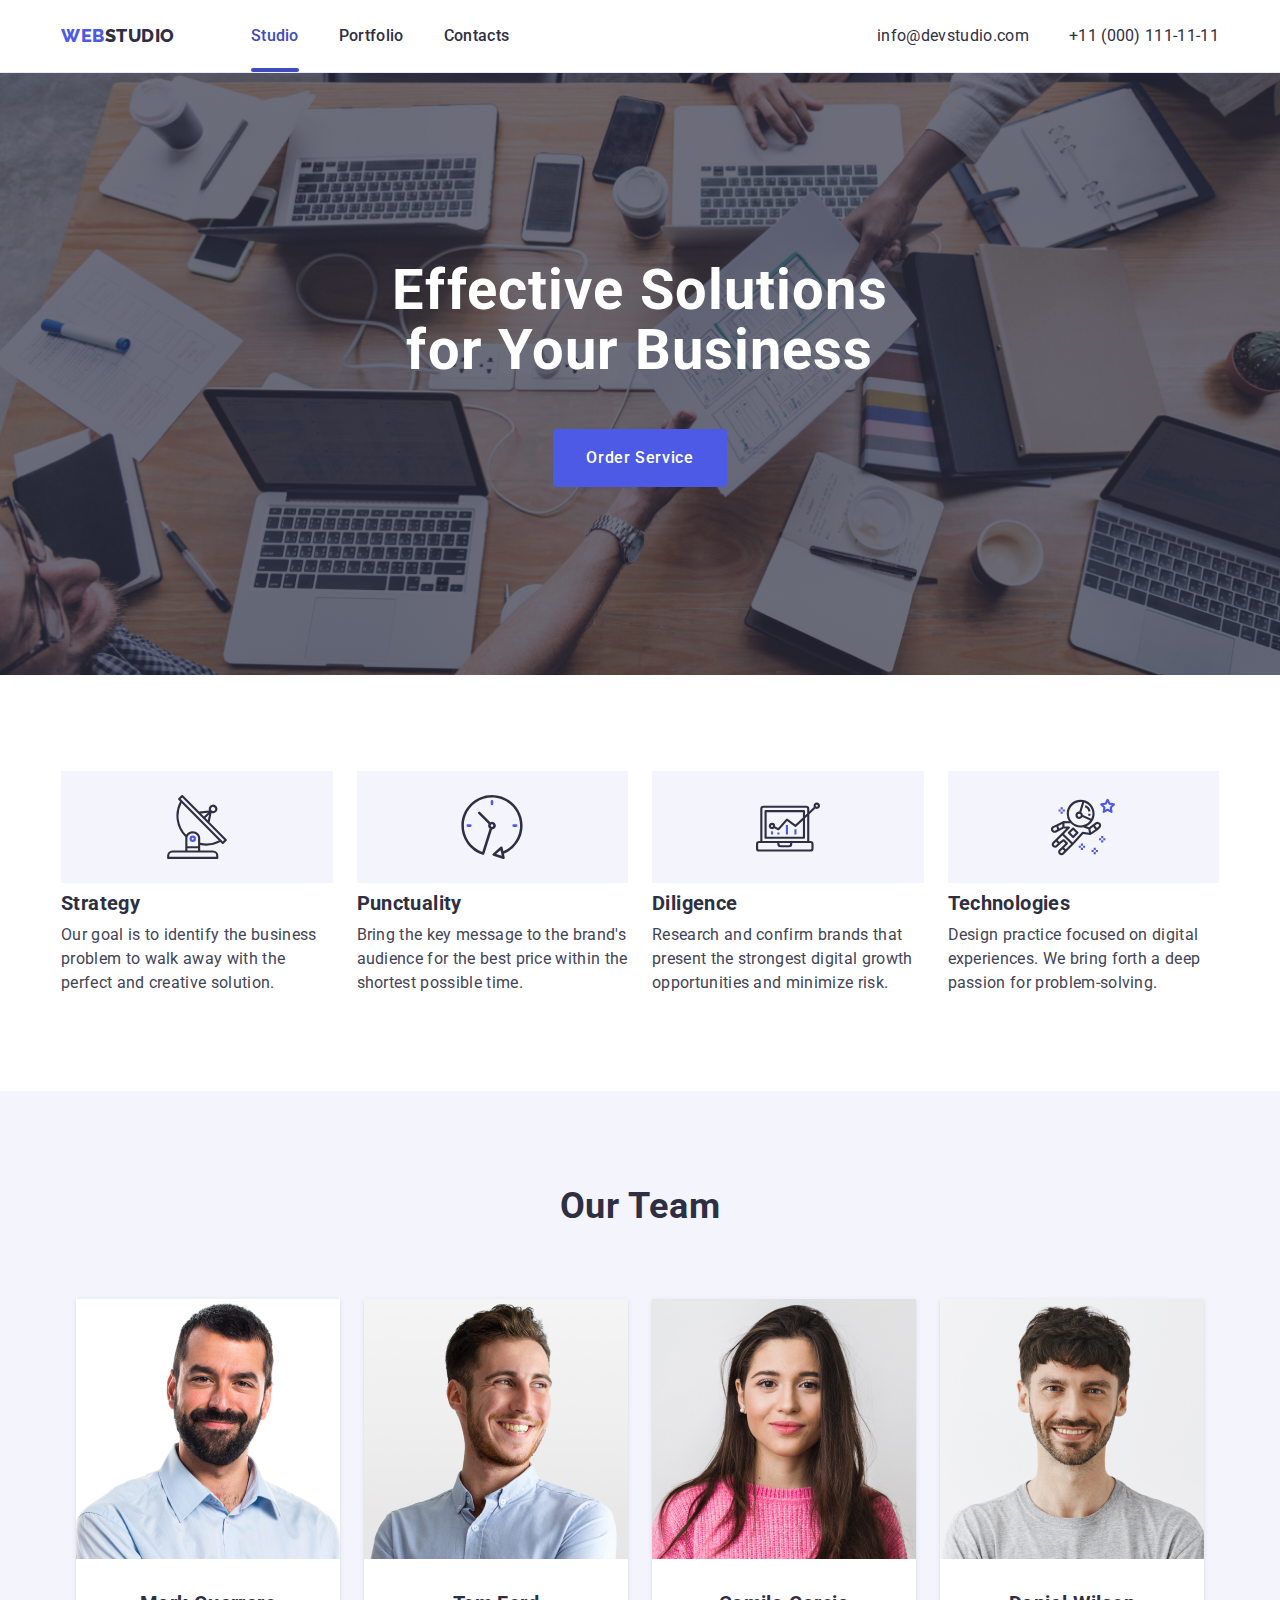
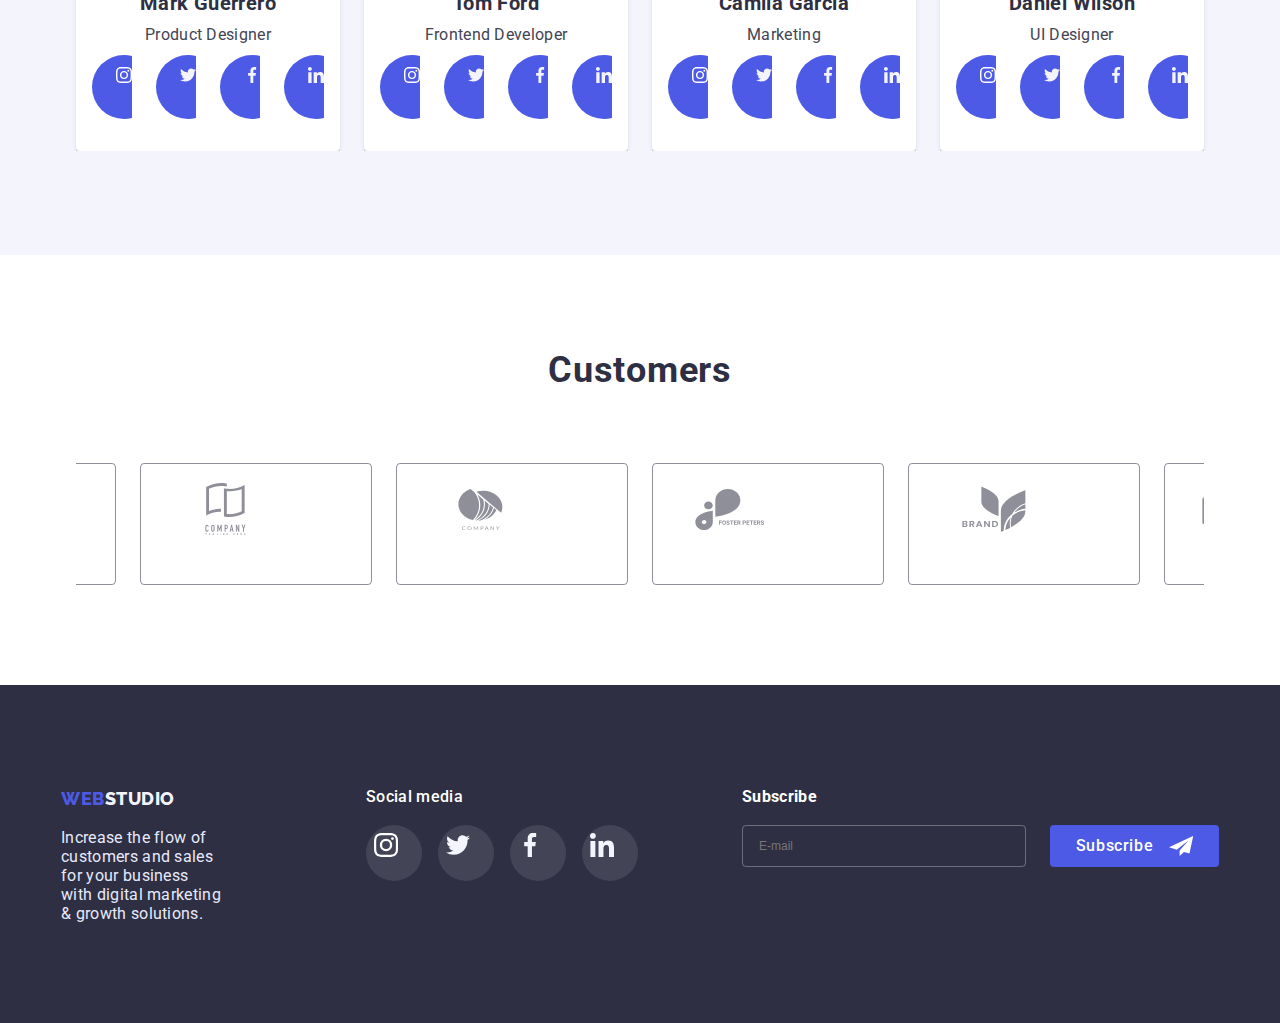
<file: index.html>
<!DOCTYPE html>
<html lang="en">
<head>
    <meta charset="UTF-8">
    <meta http-equiv="X-UA-Compatible" content="IE=edge">
    <meta name="viewport" content="width=device-width, initial-scale=1.0">
    <title>WebStudio</title>
    <link rel="preconnect" href="https://fonts.googleapis.com">
    <link rel="preconnect" href="https://fonts.gstatic.com" crossorigin>
    <link href="https://fonts.googleapis.com/css2?family=Raleway:wght@700&family=Roboto:wght@400;500;700;900&display=swap" rel="stylesheet">
    <link rel="stylesheet" href="https://cdnjs.cloudflare.com/ajax/libs/modern-normalize/1.1.0/modern-normalize.min.css"
        integrity="sha512-wpPYUAdjBVSE4KJnH1VR1HeZfpl1ub8YT/NKx4PuQ5NmX2tKuGu6U/JRp5y+Y8XG2tV+wKQpNHVUX03MfMFn9Q=="
        crossorigin="anonymous" referrerpolicy="no-referrer" />
    <link rel="stylesheet" href="./css/styless.css">
</head>
<body>
    <header class="header">
        <div class="container header-navigation">
            <nav class="main-nav">                
                <a href="./index.html" class="logo link"><span class="logo-part">Web</span>Studio</a>           
                <button type="button" class="menu-toggle js-open-menu" aria-expanded="false" aria-controls="mobile-menu">
                    <svg class="mobile-icon" aria-label="mobile menu switcher">
                        <use href="./images/icons.svg#icon-menu-hamburger" class="icon-menu"></use>
                    </svg>
                </button>
                <ul class="site-nav list">
                    <li class="item"><a href="./index.html" class="link active-link">Studio</a></li>
                    <li class="item"><a href="./portfolio.html" class="link">Portfolio</a></li>
                    <li class="item"><a href="" class="link">Contacts</a></li>
                </ul>
            </nav>
            <address  class="address-nav">
                <ul class="auth-nav list">
                    <li class="item"><a href="mailto:info@devstudio.com" class="contacts link">info@devstudio.com</a></li>
                    <li class="item"><a href="tel:+110001111111" class="contacts link">+11 (000) 111-11-11</a></li>
                </ul>
            </address>
        </div>
    </header>
    <main>
        <section class="hero">
           <h1 class="hero-title">Effective Solutions for Your Business</h1> 
           <button type="button" class="button" data-modal-open>Order Service</button>
        </section>       
        <section class="section values">
            <div class="container">
                <h2 hidden class="section-title">values</h2>
                <ul class="advantages-list list">
                    <li class="item">
                        <div class="thumb">
                            <svg class="advantage-icon">
                                <use href="./images/icons.svg#icon-antenna"></use>
                            </svg>
                        </div>
                        <h3 class="title">Strategy</h3>
                        <p class="text">Our goal is to identify the business problem to walk away with the perfect and creative
                            solution.</p>
                    </li>                
                    <li class="item">
                        <div class="thumb">
                            <svg class="advantage-icon">
                                <use href="./images/icons.svg#icon-clock"></use>
                            </svg>
                        </div>
                        <h3 class="title">Punctuality</h3>
                        <p class="text">Bring the key message to the brand's audience for the best price within the shortest possible
                            time.</p>
                    </li>                
                    <li class="item">
                        <div class="thumb">
                            <svg class="advantage-icon">
                                <use href="./images/icons.svg#icon-diagram"></use>
                            </svg>
                        </div>
                        <h3 class="title">Diligence</h3>
                        <p class="text">Research and confirm brands that present the strongest digital growth opportunities and minimize
                            risk.</p>
                    </li>                
                    <li class="item">
                        <div class="thumb">
                            <svg class="advantage-icon">
                                <use href="./images/icons.svg#icon-astronaut"></use>
                            </svg>
                        </div>
                        <h3 class="title">Technologies</h3>
                        <p class="text">Design practice focused on digital experiences. We bring forth a deep passion for
                            problem-solving.</p>
                    </li>                
                </ul>
            </div>
        </section>
        <section class="section services">
            <div class="container">
                <h2 class="section-title">What are we doing</h2>
                <ul class="service-list list">
                    <li class="item">
                        <img srcset="./images/img1.jpg 1x, ./images/img1@2x.jpg 2x" src="./images/img1.jpg" alt="desktop app image" width="360">
                    </li>
                    <li class="item">
                        <img srcset="./images/img2.jpg 1x, ./images/img2@2x.jpg 2x" src="./images/img2.jpg" alt="mobile app image" width="360">
                    </li>
                    <li class="item">
                        <img srcset="./images/img3.jpg 1x, ./images/img3@2x.jpg 2x" src="./images/img3.jpg" alt="lptop and mobile app" width="360">
                    </li>
                </ul>
            </div>
        </section>
        <section class="section team">
            <div class="container">
                <h2 class="section-title">Our Team</h2>
                <ul class="list team-list">
                    <li class="team-item item">
                        <img srcset="./images/img4.jpg 1x, ./images/img4@2x.jpg 2x" src="./images/img4.jpg" alt="teammember" width="264" class="teammember">
                        <div class="team-info">
                            <h3 class="title">Mark Guerrero</h3>
                            <p class="text">Product Designer</p>
                            <ul class="list soc-med-list">
                                <li class="item">
                                    <a href="" class="soc-med-link">
                                        <svg class="soc-med-icon">
                                            <use href="./images/icons.svg#icon-instagram"></use>
                                        </svg>
                                    </a>
                                </li>
                                <li class="item">
                                    <a href="" class="soc-med-link">
                                        <svg class="soc-med-icon">
                                            <use href="./images/icons.svg#icon-twitter"></use>
                                        </svg>
                                    </a>
                                </li>
                                <li class="item">
                                    <a href="" class="soc-med-link">
                                        <svg class="soc-med-icon">
                                            <use href="./images/icons.svg#icon-facebook"></use>
                                        </svg>
                                    </a>
                                </li>
                                <li class="item">
                                    <a href="" class="soc-med-link">
                                        <svg class="soc-med-icon">
                                            <use href="./images/icons.svg#icon-linkedin"></use>
                                        </svg>
                                    </a>
                                </li>
                           </ul>
                        </div>
                    </li>
                    <li class="team-item item">
                        <img srcset="./images/img5.jpg 1x, ./images/img5@2x.jpg 2x" src="./images/img5.jpg" alt="teammember" width="264" class="teammember">
                        <div class="team-info">
                            <h3 class="title">Tom Ford</h3>
                            <p class="text">Frontend Developer</p>
                            <ul class="list soc-med-list">
                                <li class="item">
                                    <a href="" class="soc-med-link">
                                        <svg class="soc-med-icon">
                                            <use href="./images/icons.svg#icon-instagram"></use>
                                        </svg>
                                    </a>
                                </li>
                                <li class="item">
                                    <a href="" class="soc-med-link">
                                        <svg class="soc-med-icon">
                                            <use href="./images/icons.svg#icon-twitter"></use>
                                        </svg>
                                    </a>
                                </li>
                                <li class="item">
                                    <a href="" class="soc-med-link">
                                        <svg class="soc-med-icon">
                                            <use href="./images/icons.svg#icon-facebook"></use>
                                        </svg>
                                    </a>
                                </li>
                                <li class="item">
                                    <a href="" class="soc-med-link">
                                        <svg class="soc-med-icon">
                                            <use href="./images/icons.svg#icon-linkedin"></use>
                                        </svg>
                                    </a>
                                </li>
                            </ul>
                        </div>
                    </li>
                    <li class="team-item item">
                        <img srcset="./images/img6.jpg 1x, ./images/img6@2x.jpg 2x" src="./images/img6.jpg" alt="teammember" width="264" class="teammember">
                        <div class="team-info">
                            <h3 class="title">Camila Garcia</h3>
                            <p class="text">Marketing</p>
                            <ul class="list soc-med-list">
                                <li class="item">
                                    <a href="" class="soc-med-link">
                                        <svg class="soc-med-icon">
                                            <use href="./images/icons.svg#icon-instagram"></use>
                                        </svg>
                                    </a>
                                </li>
                                <li class="item">
                                    <a href="" class="soc-med-link">
                                        <svg class="soc-med-icon">
                                            <use href="./images/icons.svg#icon-twitter"></use>
                                        </svg>
                                    </a>
                                </li>
                                <li class="item">
                                    <a href="" class="soc-med-link">
                                        <svg class="soc-med-icon">
                                            <use href="./images/icons.svg#icon-facebook"></use>
                                        </svg>
                                    </a>
                                </li>
                                <li class="item">
                                    <a href="" class="soc-med-link">
                                        <svg class="soc-med-icon">
                                            <use href="./images/icons.svg#icon-linkedin"></use>
                                        </svg>
                                    </a>
                                </li>
                            </ul>
                        </div>
                    </li>
                    <li class="team-item item">
                        <img srcset="./images/img7.jpg 1x, ./images/img7@2x.jpg 2x" src="./images/img7.jpg" alt="teammember" width="264" class="teammember">
                        <div class="team-info">
                            <h3 class="title">Daniel Wilson</h3>
                            <p class="text">UI Designer</p>
                            <ul class="list soc-med-list">
                                <li class="item">
                                    <a href="" class="soc-med-link">
                                        <svg class="soc-med-icon">
                                            <use href="./images/icons.svg#icon-instagram"></use>
                                        </svg>
                                    </a>
                                </li>
                                <li class="item">
                                    <a href="" class="soc-med-link">
                                        <svg class="soc-med-icon">
                                            <use href="./images/icons.svg#icon-twitter"></use>
                                        </svg>
                                    </a>
                                </li>
                                <li class="item">
                                    <a href="" class="soc-med-link">
                                        <svg class="soc-med-icon">
                                            <use href="./images/icons.svg#icon-facebook"></use>
                                        </svg>
                                    </a>
                                </li>
                                <li class="item">
                                    <a href="" class="soc-med-link">
                                        <svg class="soc-med-icon">
                                            <use href="./images/icons.svg#icon-linkedin"></use>
                                        </svg>
                                    </a>
                                </li>
                            </ul>
                        </div>
                    </li>
                </ul>
            </div>
        </section>
        <section class="section customers">
            <div class="container">
                <h2 class="section-title">Customers</h2>
                <ul class="list customers-list">
                    <li class="customer-item item">
                        <a href="" class="link">
                            <svg class="customer-icon">
                                <use href="./images/icons.svg#icon-logo-client-1"></use>
                            </svg>
                        </a>
                    </li>
                    <li class="customer-item item">
                        <a href="" class="link">
                            <svg class="customer-icon">
                                <use href="./images/icons.svg#icon-logo-client-2"></use>
                            </svg>
                        </a>
                    </li>
                    <li class="customer-item item">
                        <a href="" class="link">
                            <svg class="customer-icon">
                                <use href="./images/icons.svg#icon-logo-client-3"></use>
                            </svg>
                        </a>
                    </li>
                    <li class="customer-item item">
                        <a href="" class="link">
                            <svg class="customer-icon">
                                <use href="./images/icons.svg#icon-logo-client-4"></use>
                            </svg>
                        </a>
                    </li>
                    <li class="customer-item item">
                        <a href="" class="link">
                            <svg class="customer-icon">
                                <use href="./images/icons.svg#icon-logo-client-5"></use>
                            </svg>
                        </a>
                    </li>
                    <li class="customer-item item">
                        <a href="" class="link">
                            <svg class="customer-icon">
                                <use href="./images/icons.svg#icon-logo-client-6"></use>
                            </svg>
                        </a>
                    </li>
                </ul>
            </div>
        </section>
    </main>
    <footer class="footer">
        <div class="container">
            <div class="footer-container">
                <div class="footer-info">
                    <a href="./index.html" class="logo link footer-logo"><span class="logo-part">Web</span>Studio</a>
                    <p class="footer-text">Increase the flow of customers and sales for your business with digital marketing & growth
                        solutions.</p>
                </div>
                <div class="footer-social-media">
                    <h3 class="title">Social media</h3>
                    <ul class="list">
                        <li class="item">
                            <a href="#" class="link social-media-link">
                                <svg class="sc-md-icon">
                                    <use href="./images/icons.svg#icon-instagram"></use>
                                </svg>
                            </a>
                        </li>
                        <li class="item">
                            <a href="#" class="link social-media-link">
                                <svg class="sc-md-icon">
                                    <use href="./images/icons.svg#icon-twitter"></use>
                                </svg>
                            </a>
                        </li>
                        <li class="item">
                            <a href="#" class="link social-media-link">
                                <svg class="sc-md-icon">
                                    <use href="./images/icons.svg#icon-facebook"></use>
                                </svg>
                            </a>
                        </li>
                        <li class="item">
                            <a href="#" class="link social-media-link">
                                <svg class="sc-md-icon">
                                    <use href="./images/icons.svg#icon-linkedin"></use>
                                </svg>
                            </a>
                        </li>
                    </ul>                
                </div>                
                <form action="#" class="subscribe-form">
                    <h3 class="title footer-form-title">Subscribe</h3>
                    <div class="subscribe-field">
                        <label for="email" class="subscribe-field">
                            <input type="email" name="email" id="email" placeholder="E-mail" class="mail-input">
                        </label>
                        <button type="submit" class=" button subscribe-button">
                            Subscribe
                            <svg class="subscribe-icon">
                                <use href="./images/icons.svg#icon-subscribe"></use>
                            </svg>                        
                        </button>
                    </div>                    
                </form>
            </div>    
        </div>        
    </footer>
    <div class="backdrop is-hidden" data-modal>
        <div class="modal">
                <button type="button" class="close-button" data-modal-close>
                    <svg class="close-icon">
                        <use href="./images/icons.svg#icon-close-black"></use>
                    </svg>
                </button>
                <form action="#" class="modal-form" autocomplete="off">
                    <p class="form-description">Leave your contacts and we will call you back</p>
                        <label class="modal-label">Name
                            <input type="text" name="name" class="form-input" required>
                             <svg class="input-icon">
                                 <use href="./images/icons.svg#icon-person"></use>
                            </svg>
                        </label>
                        <label class="modal-label">Phone
                            <input type="number" name="phone" class="form-input" placeholder=" " required>
                             <svg class="input-icon">
                                 <use href="./images/icons.svg#icon-phone"></use>
                            </svg>
                        </label>
                        <label class="modal-label">Email
                            <input type="email" name="mail" class="form-input" required>
                             <svg class="input-icon">
                                <use href="./images/icons.svg#icon-email"></use>
                            </svg>
                        </label>
                        <label class="modal-label textarea-label ">Comment
                            <textarea  name="comment" class="form-input textarea" placeholder="Text Input" rows="7"></textarea>
                        </label>
                    <label class="modal-checkbox">
                        <input type="checkbox" name="checkbox" class="checkbox">
                            <svg class="click-icon">
                                <use href="./images/icons.svg#icon-click"></use>
                            </svg>
                            I accept the terms and conditions of the <a href="#">Privacy Policy</a>                       
                    </label>
                    <div class="form-button">
                        <button type="submit" class="button">Send</button>
                    </div>                
                </form>
        </div>
    </div>
    <div class="menu-container js-menu-container" id="mobile-menu">
        <button class="menu-toggle js-close-menu">
            <svg class="mobile-icon-close">
                <use href="./images/icons.svg#icon-close-black"></use>
            </svg>            
        </button>
        <div class="mobile-nav">
            <ul class="mobile-menu list">
                <li class="item"><a href="./index.html" class="link">Studio</a></li>
                <li class="item"><a href="./portfolio.html" class="link">Portfolio</a></li>
                <li class="item"><a href="" class="link">Contacts</a></li>
            </ul>
            <div class="mobile-menu-contacts">
                <ul class="mobile-auth-nav list">
                    <li class="item"><a href="tel:+110001111111" class="tel link">+11 (000) 111-11-11</a></li>
                    <li class="item"><a href="mailto:info@devstudio.com" class="link mail">info@devstudio.com</a></li>                
                </ul>
                <ul class="list soc-med-list">
                    <li class="item">
                        <a href="" class="soc-med-link">
                            <svg class="soc-med-icon">
                                <use href="./images/icons.svg#icon-instagram"></use>
                            </svg>
                        </a>
                    </li>
                    <li class="item">
                        <a href="" class="soc-med-link">
                            <svg class="soc-med-icon">
                                <use href="./images/icons.svg#icon-twitter"></use>
                            </svg>
                        </a>
                    </li>
                    <li class="item">
                        <a href="" class="soc-med-link">
                            <svg class="soc-med-icon">
                                <use href="./images/icons.svg#icon-facebook"></use>
                            </svg>
                        </a>
                    </li>
                    <li class="item">
                        <a href="" class="soc-med-link">
                            <svg class="soc-med-icon">
                                <use href="./images/icons.svg#icon-linkedin"></use>
                            </svg>
                        </a>
                    </li>
                </ul>
            </div>                     
        </div>       
    </div>
    <script src="./js/modal.js"></script>
    <script src="./js/mobile-menu.js"></script>
</body>
</html>
</file>
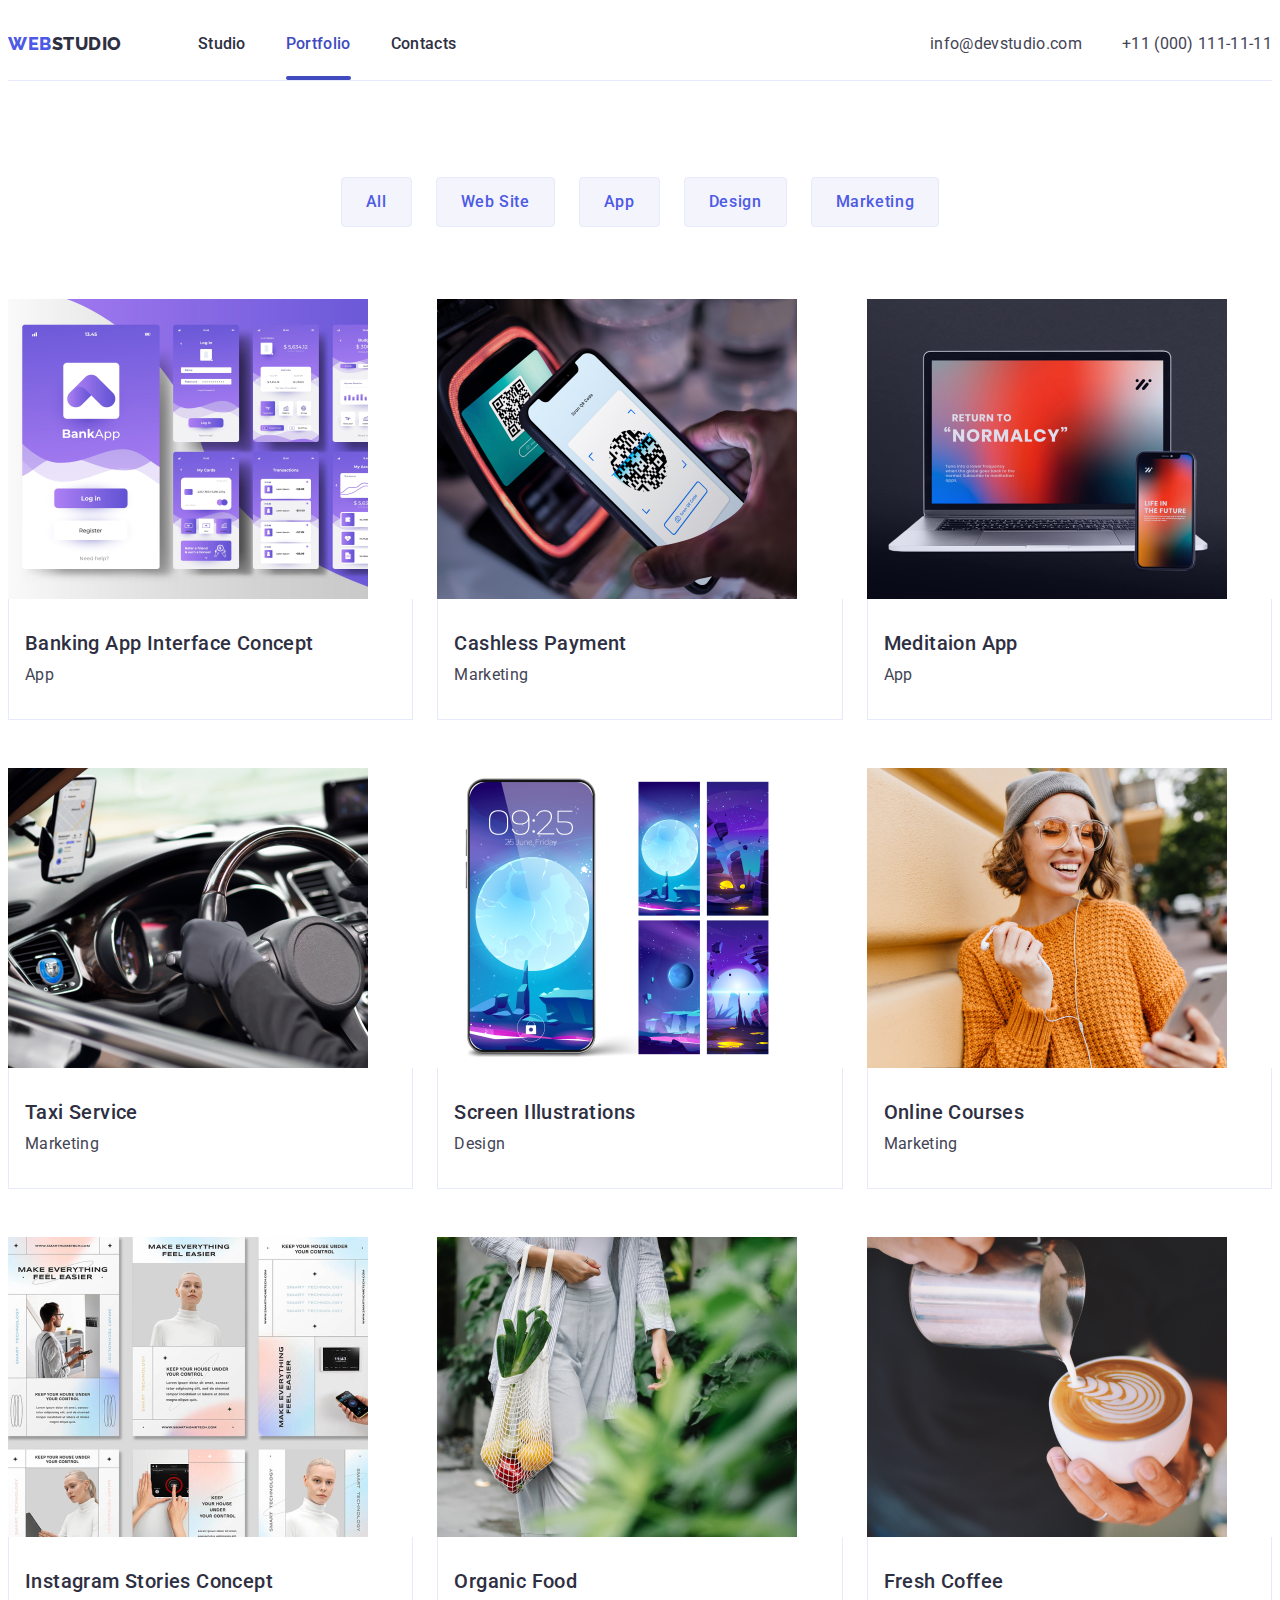
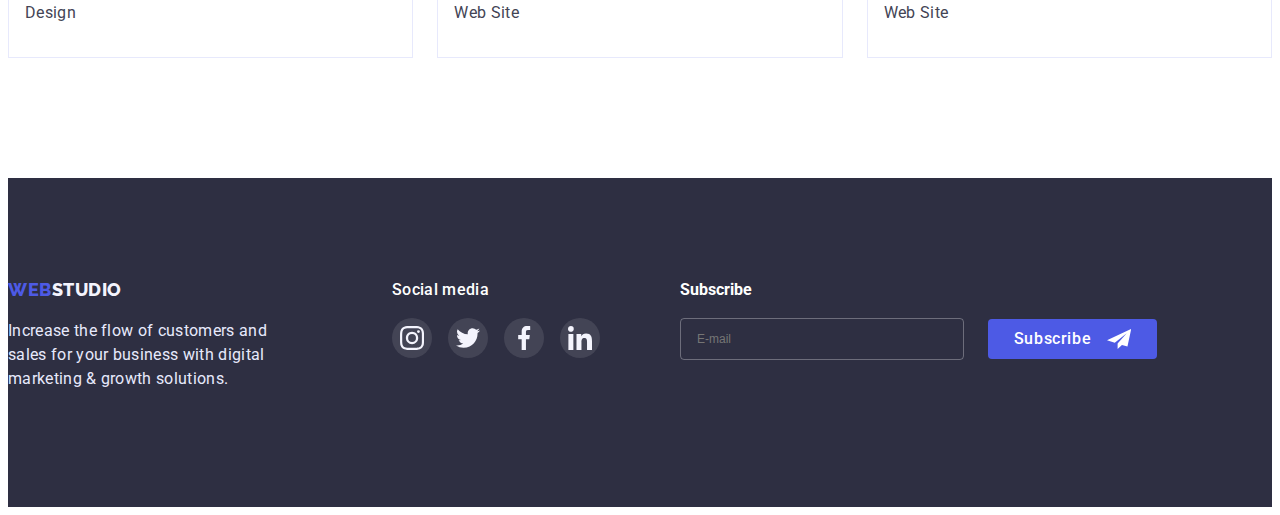
<file: portfolio.html>
<!DOCTYPE html>
<html lang="en">
<head>
    <meta charset="UTF-8">
    <meta http-equiv="X-UA-Compatible" content="IE=edge">
    <meta name="viewport" content="width=device-width, initial-scale=1.0">
    <title>Portfolio</title>
    <link rel="preconnect" href="https://fonts.googleapis.com">
    <link rel="preconnect" href="https://fonts.gstatic.com" crossorigin>
    <link href="https://fonts.googleapis.com/css2?family=Raleway:wght@700&family=Roboto:wght@400;500;700;900&display=swap" rel="stylesheet">
    <link rel="stylesheet" href="https://cdnjs.cloudflare.com/ajax/libs/modern-normalize/1.1.0/modern-normalize.min.css"
        integrity="sha512-wpPYUAdjBVSE4KJnH1VR1HeZfpl1ub8YT/NKx4PuQ5NmX2tKuGu6U/JRp5y+Y8XG2tV+wKQpNHVUX03MfMFn9Q=="
        crossorigin="anonymous" referrerpolicy="no-referrer" />
    <link rel="stylesheet" href="./css/styles.css">
</head>
<body>
    <header class="page-header">
        <div class="conteiner">
            <div class="header-conteiner">
                <nav class="header-nav">
                    <a href="./index.html" class="logo-first">WEB<span class="logo-second">STUDIO</span></a>
                    <ul class="navigation">
                        <li><a href="index.html" class="link">Studio</a></li>
                        <li><a href="portfolio.html" class="link current">Portfolio</a></li>
                        <li><a href="" class="link">Contacts</a></li>
                    </ul>
                </nav>
                <address>
                    <ul class="page-addres">
                        <li>
                            <a class="mail" href="mailto:info@devstudio.com" class="link"> info@devstudio.com </a>
                        </li>
                        <li>
                            <a class="mail" href="tel:+110001111111" class="link"> +11 (000) 111-11-11 </a>
                        </li>
                    </ul>
                </address>
            </div>
        </div>
    </header>
    <main>
        <section class="section-presentation">
            <div class="conteiner">
                <h1 hidden>portfolio</h1>
                <ul class="button-portfolio">
                    <li><button type="button" class="but">All</button></li>
                    <li><button type="button" class="but">Web Site</button></li>
                    <li><button type="button" class="but">App</button></li>
                    <li><button type="button" class="but">Design</button></li>
                    <li><button type="button" class="but">Marketing</button></li>
                </ul>       
                <ul class="service-conteiner">
                    <li class="name-info">
                        <a class="portfolio-link" href="#">
                        <div class="overlej-image"><img class="portfolio-img" src="./images/portfolioimg1-1.jpg" alt="Banking App Interface Concept" width="360" height="300">
                            <div class="overlej-info">
                                <p class="overlej-paragraf">14 Stylish and User-Friendly App Design Concepts · Task Manager App · Calorie Tracker App · Exotic Fruit Ecommerce App · Cloud Storage App</p>
                            </div>
                        </div>
                        <div class="border-text">
                            <h3 class="text-name">Banking App Interface Concept</h3>
                            <p class="paragraf-portfolio">App</p>
                        </div></a>
                    </li>
                    <li class="name-info">
                        <a class="portfolio-link" href="#">
                        <div class="overlej-image"><img class="portfolio-img" src="./images/portfolioimg1-2.jpg" alt="Cashless Payment" width="360" height="300">
                            <div class="overlej-info">
                                <p class="overlej-paragraf">14 Stylish and User-Friendly App Design Concepts · Task Manager App · Calorie Tracker App · Exotic Fruit Ecommerce App · Cloud Storage App</p>
                            </div>
                        </div>
                        <div class="border-text">
                            <h3 class="text-name">Cashless Payment</h3>
                            <p class="paragraf-portfolio">Marketing</p>
                        </div></a>
                    </li>
                    <li class="name-info">
                        <a class="portfolio-link" href="#">
                        <div class="overlej-image"><img class="portfolio-img" src="./images/portfolioimg1-3.jpg" alt="Meditaion App" width="360" height="300">
                            <div class="overlej-info">
                                <p class="overlej-paragraf">14 Stylish and User-Friendly App Design Concepts · Task Manager App · Calorie Tracker App · Exotic Fruit Ecommerce App · Cloud Storage App</p>
                            </div>
                        </div>
                        <div class="border-text">
                            <h3 class="text-name">Meditaion App</h3>
                            <p class="paragraf-portfolio">App</p>
                        </div></a>
                    </li>
                    <li class="name-info">
                        <a class="portfolio-link" href="#">
                        <div class="overlej-image"><img class="portfolio-img" src="./images/portfolioimg2-1.jpg" alt="Taxi Service" width="360" height="300">
                            <div class="overlej-info">
                                <p class="overlej-paragraf">14 Stylish and User-Friendly App Design Concepts · Task Manager App · Calorie Tracker App · Exotic Fruit Ecommerce App · Cloud Storage App</p>
                            </div>
                        </div>
                        <div class="border-text">
                            <h3 class="text-name">Taxi Service</h3>
                            <p class="paragraf-portfolio">Marketing</p>
                        </div></a>
                    </li>
                    <li class="name-info">
                        <a class="portfolio-link" href="#">
                        <div class="overlej-image"><img class="portfolio-img" src="./images/portfolioimg2-2.jpg" alt="Screen Illustrations" width="360" height="300">
                            <div class="overlej-info">
                                <p class="overlej-paragraf">14 Stylish and User-Friendly App Design Concepts · Task Manager App · Calorie Tracker App · Exotic Fruit Ecommerce App · Cloud Storage App</p>
                            </div>
                        </div>
                        <div class="border-text">
                            <h3 class="text-name">Screen Illustrations</h3>
                            <p class="paragraf-portfolio">Design</p>
                        </div></a>
                    </li>
                    <li class="name-info">
                        <a class="portfolio-link" href="#">
                        <div class="overlej-image"><img class="portfolio-img" src="./images/portfolioimg2-3.jpg" alt="Online Courses" width="360" height="300">
                            <div class="overlej-info">
                                <p class="overlej-paragraf">14 Stylish and User-Friendly App Design Concepts · Task Manager App · Calorie Tracker App · Exotic Fruit Ecommerce App · Cloud Storage App</p>
                            </div>
                        </div>
                        <div class="border-text">
                            <h3 class="text-name">Online Courses</h3>
                            <p class="paragraf-portfolio">Marketing</p>
                        </div></a>
                    </li>
                    <li class="name-info">
                        <a class="portfolio-link" href="#">
                        <div class="overlej-image"><img class="portfolio-img" src="./images/portfolioimg3-1.jpg" alt="Instagram Stories Concept" width="360" height="300">
                            <div class="overlej-info">
                                <p class="overlej-paragraf">14 Stylish and User-Friendly App Design Concepts · Task Manager App · Calorie Tracker App · Exotic Fruit Ecommerce App · Cloud Storage App</p>
                            </div>
                        </div>
                        <div class="border-text">
                            <h3 class="text-name">Instagram Stories Concept</h3>
                            <p class="paragraf-portfolio">Design</p>
                        </div></a>
                    </li>
                    <li class="name-info">
                        <a class="portfolio-link" href="#">
                        <div class="overlej-image"><img class="portfolio-img" src="./images/portfolioimg3-2.jpg" alt="Organic Food" width="360" height="300">
                            <div class="overlej-info">
                                <p class="overlej-paragraf">14 Stylish and User-Friendly App Design Concepts · Task Manager App · Calorie Tracker App · Exotic Fruit Ecommerce App · Cloud Storage App</p>
                            </div>
                        </div>
                        <div class="border-text">
                            <h3 class="text-name">Organic Food</h3>
                            <p class="paragraf-portfolio">Web Site</p>
                        </div></a>
                    </li>
                    <li class="name-info">
                        <a class="portfolio-link" href="#">
                        <div class="overlej-image"><img class="portfolio-img" src="./images/portfolioimg3-3.jpg" alt="Fresh Coffee" width="360" height="300">
                            <div class="overlej-info">
                                <p class="overlej-paragraf">14 Stylish and User-Friendly App Design Concepts · Task Manager App · Calorie Tracker App · Exotic Fruit Ecommerce App · Cloud Storage App</p>
                            </div>
                        </div>
                        <div class="border-text">
                            <h3 class="text-name">Fresh Coffee</h3>
                            <p class="paragraf-portfolio">Web Site</p>
                        </div></a>
                    </li>
                </ul>
            </div>
        </section>
    </main>
    <footer class="footer-fon">
        <div class="conteiner">
            <div class="footer-conteiner">
                <div class="footer-mar">
                    <a href="./index.html" class="logo-first">WEB<span class="logo-second-f">STUDIO</a>
                    <p class="footer-p">Increase the flow of customers and sales for your business with digital marketing & growth solutions.</p> 
                </div>
                <div class="footer-social-m">
                    <h2 class="footer-social-media">Social media</h2>
                    <ul class="footer-lisst">
                        <li class="footer-item"><a class="footer-socials-link" href="#">
                                <svg class="footer-socials-icon">
                                    <use href="./images/icons.svg#icon-instagram"></use>
                                </svg>
                            </a></li>
                        <li class="footer-item"><a class="footer-socials-link" href="#">
                                <svg class="footer-socials-icon">
                                    <use href="./images/icons.svg#icon-twitter"></use>
                                </svg></a></li>
                        <li class="footer-item"><a class="footer-socials-link" href="#"><svg
                                    class="footer-socials-icon">
                                    <use href="./images/icons.svg#icon-facebook"></use>
                                </svg></a></li>
                        <li class="footer-item"><a class="footer-socials-link" href="#"><svg
                                    class="footer-socials-icon">
                                    <use href="./images/icons.svg#icon-linkedin"></use>
                                </svg></a></li>
                    </ul>
                </div>
                <form action="#" class="subscribe-form">
                    <h3 class="title footer-form-title">Subscribe</h3>
                    <div class="subscribe-field">
                        <label for="email" class="subscribe-field">
                            <input type="mail" name="email" id="email" placeholder="E-mail" class="mail-input">
                        </label>
                        <button type="submit" class="button-service subscribe-button">
                            Subscribe
                            <svg class="subscribe-icon">
                                <use href="./images/icons.svg#icon-subscribe"></use>
                            </svg>
                        </button>
                    </div>
                </form>
            </div>
        </div>
    </footer>
</body>
</html>
</file>
<file: css/styless.css>
:root{
    --primary-text-color:#434455;
    --secondary-text-color: #2E2F42;
    --third-text-color: #E7E9FC;
    
    --primary-bg-color: #fff;
    --second-bg-color: #F4F4FD;
    

    --accent-color:#4D5AE5;
    --secondary-accent-color:#404BBF;
    --customers-color:#8E8F99;;
}
body{  
    
    color: var(--primary-text-color);
    font-family: Roboto, sans-serif;
    letter-spacing: 0.02em;
    margin: 0;
    
        
}
/* *{
    outline: 1px solid green;
} */
h1, h2, h3, h4, h5, h6, p, ul {
    margin: 0;
    /* margin-bottom: 0; */
    padding: 0;
}
/* ---------------common styles------------ */
@media screen and (min-width: 320px) {
    html, .header, .footer, .container, .section, .backdrop, .menu-container{
        overflow-x: hidden;
    }
    
}
.section {
    padding-bottom: 77px;
    padding-top: 77px;
}

@media screen and (min-width: 768px) {
    .section {
        padding-bottom: 96px;
        padding-top: 96px;
        /* padding-top: 120px; */
    }
}



.container {
    margin-left: auto;
    margin-right: auto;
    width: 100%;

}

@media screen and (min-width: 428px) {
    .container, .footer-container {
        width: 396px;
    }
}

@media screen and (min-width: 768px) {
    .container {
        width: 768px;
    }
    .footer-container{
        width: 552px;
    }
}

@media screen and (min-width: 1200px) {
    .container, .footer-container {
        width: 100%;
        max-width: 1158px;
    }
}

.logo{
    color: var(--secondary-text-color);
    font-family: Raleway, sans-serif;;
    font-weight: 800;
    font-size: 18px;
    letter-spacing: 0.03em;
    text-transform: uppercase;
    line-height: 1.17;
}
.logo-part{
    color: var(--accent-color);
}
.hero-title {
    /*h1*/
    font-size: 36px;
    color: var(--primary-bg-color);
    letter-spacing: 0.02em;
    line-height: 1.07;
    text-align: center;
    /* margin-top: 0; */
    margin-bottom: 72px;
    margin-left: auto;
    margin-right: auto;

}

@media screen and (max-width: 767px) {
    .hero-title {
        width: calc(100% - 112px);
        max-width: 318px;
    }
}

@media screen and (min-width: 768px) {
    .hero-title {
        width: 496px;
        font-size: 56px;
        margin-bottom: 40px;
    }
}

@media screen and (min-width: 1200px) {
    .hero-title {
        
        text-align: center;
        margin: 0 auto 48px auto;
        width: 496px;


    }
}
/* h2 */
.section-title{
    font-size: 36px;
    line-height: 1.11;
    color: var(--secondary-text-color);
    text-transform: capitalize;
    text-align: center;
    letter-spacing: 0.02em;
}
/* h3 */
.title{
    font-size: 20px;
    color: var(--secondary-text-color);
    line-height: 1.2;
    letter-spacing: 0.02em;
    margin-bottom: 1px;
}

/* p */
.text{
    line-height: 1.5;
    color: var(--primary-text-color);
}
/* ul */
.list{
    list-style: none;
}
.link{
    text-decoration: none;
}


.button {

    color: var(--primary-bg-color);
    background-color: var(--accent-color);
    border-radius: 4px;
    border: 1px solid transparent;
    font-family: Roboto, sans-serif;
    letter-spacing: 0.04em;
    font-size: 16px;
    font-weight: 500;
    line-height: 1.5;
    cursor: pointer;
    min-width: 169px;
    text-align: center;
    padding: 16px 32px;
    transition-property: color, background-color, box-shadow;
    transition-duration: 250ms;
    transition-timing-function: cubic-bezier(0.4, 0, 0.2, 1);
}

.button:hover,
.button:focus {
    color: var(--primary-bg-color);
    background-color: var(--secondary-accent-color);
    box-shadow: 0px 4px 4px rgba(0, 0, 0, 0.15);
}
/* main title color 2E2F42*/
/* main text color #434455*/
/* second background color  #F4F4FD*/
/* accent color (hover/focus)  #4D5AE5*/


/* ------------ header and footer styles --------------- */
.header{
    border-bottom:  1px solid var(--third-text-color);
}
.main-nav {
    display: flex;
    align-items: center;
}

@media screen and (max-width: 767px) {
    .header {
        padding: 24px 16px;
    }
    .site-nav, .address-nav {
        display: none;
    }
    
    
    .main-nav {
        display: flex;
        justify-content:space-between ;
        align-items: center;
       
    }
    .menu-toggle{
        width:40px;
        height: 40px;
        background-color: transparent;
        border: none;
        
        cursor: pointer;
    }
    .mobile-icon{
        display: inline-block;
        width: 32px;
        height: 22px;
        stroke:#2E2F42;
        stroke-linecap: round; 
        stroke-linejoin: round; 
         stroke-width: 3px;
    }
}
@media screen and (min-width: 768px) {

    .menu-toggle {
        display: none;
    }
    .container.header-navigation {
        display: flex;
        align-items: center;
    
    }
    .main-nav {
    display: flex;
    align-items: center;
    }
        .site-nav {
            display: flex;
            margin-left: 76px;
        }
    
        .site-nav .item:not(:last-child) {
            margin-right: 40px;
        }
    
        .site-nav .link {
            display: block;
            padding-top: 24px;
            padding-bottom: 24px;
    
            color: var(--secondary-text-color);
            font-weight: 500;
            font-size: 16px;
            line-height: 1.5;
            letter-spacing: 0.02em;
            transition-property: color;
            transition-duration: 250ms;
            transition-timing-function: cubic-bezier(0.4, 0, 0.2, 1);
    
        }
    
        .site-nav .link:hover,
        .site-nav .link:focus {
            color: var(--secondary-accent-color);
        }
    
        .site-nav .active-link {
            position: relative;
            color: var(--secondary-accent-color);
        }
    
        .site-nav .active-link::after {
            content: '';
    
            position: absolute;
            bottom: 0;
            left: 0;
    
            width: 100%;
            height: 4px;
            background-color: var(--secondary-accent-color);
            border-radius: 2px;
    
        }
    
        .address-nav {
            display: flex;
            margin-left: auto;
    
        }
    
        .auth-nav {
            display: flex;
        }
    
        .auth-nav .item:not(:last-child) {
            margin-right: 40px;
        }
    
        .auth-nav .contacts {
            font-size: 16px;
            color: var(--secondary-text-color);
            line-height: 1.5;
            letter-spacing: 0.02em;
            font-style: normal;
            transition-property: color;
            transition-duration: 250ms;
            transition-timing-function: cubic-bezier(0.4, 0, 0.2, 1);
    
        }
    
        .auth-nav .contacts:hover,
        .auth-nav .contacts:focus {
    
            color: var(--secondary-accent-color);
    
        }
    
}
@media screen and (min-width: 768px) and (max-width: 1200px) {
    .auth-nav {
        flex-direction: column;

    }

    .auth-nav .contacts.link {
        margin-left: auto;
    }

    .auth-nav .item:not(:last-child) {
        margin-right: 0;
    }
}

/* Footer */
.footer {
    padding-top: 96px;
    padding-bottom: 96px;
    background-color: var(--secondary-text-color);
    color: var(--third-text-color);
}

.footer-container {
    margin-right: auto;
    margin-left: auto;
    display: flex;
     

}
.footer-logo {
    color: var(--second-bg-color);
    line-height: 1.5;
    letter-spacing: 0.03em;
    margin-bottom: 16px;
}
.footer-social-media .title {
    font-size: 16px;
    line-height: 1.5;
    font-weight: 500;
    color: var(--primary-bg-color);
    margin-bottom: 16px;
}
.footer-info .footer-text {
    margin-top: 16px;
}

@media screen and (max-width: 767px){
    .footer-info{
        text-align: center;
        }
    
        .footer-info .footer-text {
            text-align: left;
        }
}
.footer-social-media .list {
    display: flex;
    justify-content: center;
    gap: 16px;


}

.social-media-link {
    display: inline-block;
    height: 40px;
    width: 40px;
    background-color: var(--primary-text-color);
    color: var(--primary-bg-color);
    border-radius: 50%;
    padding: 8px;
    transition-property: background-color;
    transition-duration: 250ms;
    transition-timing-function: cubic-bezier(0.4, 0, 0.2, 1);

}

.social-media-link:hover,
.social-media-link:focus {
    background-color: #31D0AA;

}

.sc-md-icon {
    display: block;
    width: 24px;
    height: 24px;
    top: 50%;
    left: 50%;
    fill: currentColor;
}
@media screen and (max-width: 767px) {
    

    .footer-container {
        flex-direction: column;
        gap: 72px;
        justify-content: center;
    }
        .container .footer-info {
            width: 268px;
            margin-right: auto;
            margin-left: auto;
    }
    .footer-logo {
        margin-left: auto;
        margin-right: auto;
        text-align: center;
        
    }
    .footer-social-media {
        margin-right: auto;
        margin-left: auto;
            
    }
    .footer-social-media .title {
        margin-left: auto;
        margin-right: auto;
        text-align: center;
                    
    }
}

@media screen and (min-width: 768px) {
    
    .footer-container {
        flex-wrap: wrap;
        justify-content: left;
        }
    .container .footer-info {
         width: 264px;
    
    }

}
@media screen and (min-width: 768px) and (max-width: 1999px) {
    
    .footer-container {
        gap: 72px 24px;
    }
}

@media screen and (min-width: 1200px) {
    .footer {
        padding-top: 100px;
        padding-bottom: 100px;
        padding-left: 0;
        background-color: var(--secondary-text-color);
        color: var(--third-text-color);
    }
    .footer-container {
        flex-wrap: nowrap;
        flex-direction: row;
        justify-content: center;
    }
    .container .footer-info {
        width: 264px;
        margin-right: 0;
    }
    .footer-social-media {
        margin-right: 80px;
         margin-left: 120px;
    }
    
}

 /* footer-form */

 .footer-form-title{
    font-size: 16px;
    margin-bottom: 16px;
    line-height: 1.5;
    color: var(--primary-bg-color)
 }
 .subscribe-field{
    display: flex;
    align-items: center;
    gap: 16px;
 }
 .mail-input{
    
    padding-left: 16px;
    padding-top: 8px;
    padding-bottom: 8px;
    font-size: 12px;
    line-height: 2;
    background-color: transparent;
    color: var(--third-text-color);
    border: 1px solid rgba(255, 255, 255, 0.3);
    border-radius: 4px;
 }

 .subscribe-button{
    padding: 8px 24px;
    display: flex;
    gap: 16px;
    justify-content: center;
    align-items: center;
}

 .subscribe-icon{
    width: 24px;
    height: 24px;
    /* margin-left: 16px; */
    fill: currentColor;
 }
  @media screen and (max-width: 480px){
    .mail-input {
            width: 100%;
            max-width: 396px;
    
        }
    /*  */
  }
@media screen and (min-width: 480px) and (max-width: 767px){
    .mail-input {
            width: 396px;
    
        }
}
 @media screen and (max-width: 767px){
    .footer-form-title {
        text-align:center ;
    }
    .subscribe-field {
        flex-direction: column;
        justify-content: center;
    }
    
    
 }
  @media screen and (min-width: 768px) {
           .subscribe-field {
          flex-direction: row;
          gap:  24px;
          
      }
    .mail-input {
        width: 264px;
    }

  }
  @media screen and (min-width: 768px) {
    
  }
 
/* --------------main part styles---------- */

/* hero section */
 
.hero {
    background-color: #2E2F42;
    text-align: center;
    width: 100%;
    max-width: 428px;
    max-height: 432px;
    padding: 112px 0;
    margin-left: auto;
    margin-right: auto;
    background: linear-gradient(to right, rgba(46, 47, 66, 0.7), rgba(46, 47, 66, 0.7)), url(../images/mobile-bg-img.jpg);
    
    background-position: center;
    background-repeat: no-repeat;
    background-size: cover;
   
}



@media (min-device-pixel-ratio: 2),
(-webkit-min-device-pixel-ratio: 2),
(min-resolution: 192dpi),
(min-resolution: 2dppx) {
    .hero {
        background: linear-gradient(to right, rgba(46, 47, 66, 0.7), rgba(46, 47, 66, 0.7)), url(../images/mobile-bg-img@2x.jpg);
        background-position: center;
        background-repeat: no-repeat;
        background-size: cover;
    }
}

@media  (min-width: 768px) and (max-width: 1199px) {
    .hero {
        background: linear-gradient(to right, rgba(46, 47, 66, 0.7), rgba(46, 47, 66, 0.7)), url(../images/tablet-bg-img.jpg);
        background-position: center;
            /* background-repeat: no-repeat;
            background-size: cover; */
        max-width: 768px;
            max-height: 436px;
            padding-top: 112px;
            padding-bottom: 108px;
        
        
    }
}
@media (min-width: 768px) and (max-width: 1199px) and (min-device-pixel-ratio: 2),
(min-width: 768px) and (max-width: 1199px) and (-webkit-min-device-pixel-ratio: 2),
(min-width: 768px) and (max-width: 1199px) and (min-resolution: 192dpi),
(min-width: 768px) and (max-width: 1199px) and (min-resolution: 2dppx) {
    .hero {
        background: linear-gradient(to right, rgba(46, 47, 66, 0.7), rgba(46, 47, 66, 0.7)), url(../images/tablet-bg-img@2x.jpg);
        background-position: center;
        background-repeat: no-repeat;
        background-size: cover;
        
        
    }
}
@media (min-width: 1200px) {
    .hero {
        
        
        background: linear-gradient(to right, rgba(46, 47, 66, 0.7), rgba(46, 47, 66, 0.7)), url(../images/bg-image.jpg);
        /* background-position: center;
        background-repeat: no-repeat; */
        background-size: cover;
        max-width: 1440px;
        max-height: 600px;
        padding-top: 188px;
        padding-bottom: 188px;
    }
}

@media (min-width: 1200px) and (min-device-pixel-ratio: 2),
(min-width: 1200px) and (-webkit-min-device-pixel-ratio: 2),
(min-width: 1200px) and (min-resolution: 192dpi),
(min-width: 1200px) and (min-resolution: 2dppx) {
    .hero {
        background: linear-gradient(to right, rgba(46, 47, 66, 0.7), rgba(46, 47, 66, 0.7)), url(../images/bg-image@2x.jpg);
        background-position: center;
        background-repeat: no-repeat;
        background-size: cover;
    }
}

/* ---------- values, services, teammembers sections--- */

section.services {
    padding-top: 0;
    

}
.services .section-title,
.team .section-title, .customers .section-title {
    margin-bottom: 72px;
}
img.teammember,
.service-list img,
img.worke-xample {
    display: block;
}



/*-------ADVANTAGES--------- */
.advantages-list .title {
    margin-bottom: 8px;
    font-size: 36px;
}

.advantages-list .text {
    font-size: 16px;
}
@media screen and (max-width: 767px){
    .values .container {
        padding-right: 16px;
        padding-left: 16px;
    }
    .advantages-list .item:not(:last-child) {
        margin-bottom: 72px;
    }
        .advantages-list .title {
            text-align: center;
            margin-right: auto;
            margin-left: auto;
        }
}

@media screen and (max-width: 1999px) {
    .advantages-list .thumb {
        display: none;
    }
    
}


@media screen and (min-width: 768px) {
    .values .container{
        padding-right: 15px;
        padding-left: 15px;
        
    }
    .advantages-list.list{
        display: flex;
        flex-wrap: wrap;
        gap: 72px 24px;
    }
        
    .service-list.list{
        display: flex;
        flex-wrap: wrap;
        
    }

/* .advantages-list .item:nth-child(odd) {
    margin-right: 24px;
} */

    .advantages-list .item {
        flex-basis: calc((100% - 24px)/2);
    }
        
        
}
@media screen and (min-width: 1200px) {

    .advantages-list .item {
        flex-basis: calc((100% - 24px*3)/4);
            /* 264px; */
    
        }
    .advantages-list.list{
        display: flex;
        flex-wrap: nowrap;
        gap: 24px;
    }
    .advantages-list .thumb {
        display: flex;
        height: 112px;
        background-color: var(--second-bg-color);
        margin-bottom: 8px;
        color: var(--secondary-text-color);
        align-items: center;
        justify-content: center;
    }
    
    /* .advantages-list .item:not(:last-child) {
        margin-right: 24px;
    } */
    .advantages-list .title {
       font-size: 20px;
    }
    
    .advantages-list {
        gap: 24px;
    }
}

.thumb .advantage-icon{
    fill: currentColor;
    display: inline-block;
    width: 64px;
    height: 64px;
}

@media screen and (max-width: 1999px) {
    section.services {
        display: none;
    }
}

.service-list.list {
    display: flex;
    flex-wrap: wrap;
    gap: 24px;
}

.service-list .item {
    flex-basis: content;

}

section.services {
    padding-top: 0;


}


/* TEAM */
.section.team{
background-color: var(--second-bg-color);
}


.team-list .team-item {
    background-color: var(--primary-bg-color);
    box-shadow: 0px 1px 6px rgba(46, 47, 66, 0.08), 0px 1px 1px rgba(46, 47, 66, 0.16), 0px 2px 1px rgba(46, 47, 66, 0.08);
    border-radius: 0px 0px 4px 4px;
}
    

@media screen and (max-width: 767px) {
    .section.team{
        padding-top: 96px;
        padding-bottom: 128px;
    }
    .team .container{
        text-align: center;
    }
    .team-list {
         display: inline-block;
        
        
        }
    .team-list .item{
        margin-right: auto;
            margin-left: auto;
    }
    
    .team-list .team-item:not(:last-child) {
        margin-bottom: 72px;
    }
}
@media screen and (min-width: 768px) {
    .section.team {
        padding-bottom: 104px;
    }
    .team-list {
        display: flex;
        flex-wrap: wrap;
        justify-content: center;
        gap: 64px 24px;
    }

    .team-list .item {
        overflow: hidden;

    }
}
@media screen and (min-width: 1200px) {
    .team-list {
        display: flex;
        gap: 24px;
    }
    .list.team-list .item {
        flex-basis: 264px;
    }
}
.team-list .team-info {
    text-align: center;
    padding-top: 32px;
    padding-bottom: 32px;
    padding-left: 16px;
    padding-right: 16px;
}
.team-info .text{
    margin-bottom: 8px;
}



.team-list .title {
    margin-bottom: 8px;
}

.team-list .teammember {
    display: block;
}



.team-info .list{
    display: flex;
    gap:24px;
    justify-content: center;
}

.soc-med-link{
    width: 40px;
    height: 40px;
    display: inline-block;
    background-color: var(--accent-color);
    color: var(--primary-bg-color);
    border-radius: 50%;
    padding: 12px;
    transition-property: background-color;
    transition-duration: 250ms;
    transition-timing-function: cubic-bezier(0.4, 0, 0.2, 1);
}
.soc-med-link:hover, .soc-med-link:focus{
    background-color: var(--secondary-accent-color);
    
}
.soc-med-icon{
    width: 16px;
    height: 16px;
    fill:currentColor;
}



/* customers */
.customers-list {
    display: flex;
    flex-wrap: wrap;
    gap: 72px 16px;
    justify-content: center;
}

.customer-item .link {
    display: inline-block;
    border: 1px solid var(--customers-color);
    border-radius: 4px;
    color: var(--customers-color);
    transition-property: border-color, color;
    transition-duration: 250ms;
    transition-timing-function: cubic-bezier(0.4, 0, 0.2, 1);
}

.customer-icon {
    display: block;
    fill: currentColor;
}


.customer-item .link:hover,
.customer-item .link:focus {
    border-color: var(--secondary-accent-color);
    color: var(--secondary-accent-color);
}
.customers-list .item {
    flex-basis: calc((100% - 16px)/2);
}
.customer-icon {
    width: 110px;
    height: 56px;
    transition-property: fill;
    transition-duration: 250ms;
    transition-timing-function: cubic-bezier(0.4, 0, 0.2, 1);
}
.customer-item .link {
    width: 190px;
    height: 88px;
    padding: 16px 40px;
}


@media screen and (min-width: 768px) {
    .customers .container{
        width: 552px;
        padding: 0;
    }
    .customers-list {
        flex-wrap: wrap;
        column-gap: 24px;
        row-gap: 72px;
    }
    .customers-list .item {
         flex-basis: calc((100% - 2*24px)/3);
    }

    .customer-icon {
        width: 104px;
        height: 56px;
    }

    .customer-item .link {
        width: 168px;
        height: 88px;
        padding: 16px 31px;
    }
}

@media screen and (min-width: 1200px) {
    .customers .container {
            width: 1128px;
        
        }
    .customers-list {
        flex-wrap: nowrap;
        gap: 24px;
    }


}

/* .customers-list{
    display: flex;
    justify-content: center;
    gap: 24px;
}
.customer-item .link{
    display: inline-block;
    width: 168px;
    height: 88px;
    padding: 16px 31px;
    border: 1px solid var(--customers-color);
    border-radius: 4px;
    color: var(--customers-color);
    transition-property: border-color, color;
    transition-duration: 250ms;
    transition-timing-function: cubic-bezier(0.4, 0, 0.2, 1);
}
.customer-item .link:hover, .customer-item .link:focus{
        border-color: var(--secondary-accent-color);
        color: var(--secondary-accent-color);
}
 */

/* PORTFOLIO page */


.button.btn-secondary {
    color: var(--accent-color);
    background-color: var(--second-bg-color);
    border-color: var(--third-text-color);
    
    min-width: 69px;
    padding: 12px 24px;

    transition-property: background-color, color, box-shadow, border;
    transition-duration: 250ms;
    transition-timing-function: cubic-bezier(0.4, 0, 0.2, 1);


}
.button.btn-secondary:hover,
.button.btn-secondary:focus {
    color: var(--primary-bg-color);
    background-color: var(--secondary-accent-color);
    border: none;
    box-shadow: 0px 3px 1px rgba(0, 0, 0, 0.1), 0px 2px 1px rgba(0, 0, 0, 0.08), 0px 2px 2px rgba(0, 0, 0, 0.12);

}

.list.filter-btns{
    display: flex;
    column-gap: 24px;
    justify-content: center;
    margin-bottom: 72px;

}
img.work-example {
    display: block;

}
        .portfolio {
    
            transition-property: box-shadow;
            transition-duration: 250ms;
            transition-timing-function: cubic-bezier(0.4, 0, 0.2, 1);
        }

@media screen and (max-width: 767px){
    .examples{
        
        margin-bottom: 0;
        padding-top: 48px;
        
        padding-bottom: 16px;
    }
    .list.filter-btns {
     flex-wrap: wrap;
     row-gap: 16px;
     justify-content: left;
     padding-left: 16px;
     margin-bottom: 48px;
    }
    .list.works-list .portfolio{
         margin-right: auto;
         margin-left: auto;
         margin-bottom: 48px;
        width: 100%;
        max-width: 396px;
        overflow: hidden;
    }
    img.work-example {
        width: 396px;
    }
}
@media screen and (min-width: 768px){
    .examples {
            padding-top: 64px;
           
            padding-right: 16px;
        }
    .list.works-list {
            display: flex;
            flex-wrap: wrap;
            gap: 72px 24px;
            justify-content: center;
    }
    .list.works-list .portfolio {
        flex-basis: calc((100% - 24px)/2);
        max-width: 356px;
        
    }
        img.work-example {
            width: 356px;
        }
}
@media screen and (min-width: 1200px) {
    
    .examples {
            padding-top: 96px;
            padding-bottom: 120px;
            padding-left: 0;
            padding-right: 0
        }

    .list.works-list .portfolio {
        flex-basis: calc((100% - 2*24px)/3);
        max-width: 360px;
        gap: 48px 24px; 
    }
         img.work-example {
             width: 360px;
         }
    
    
}



.portfolio:hover, .portfolio:focus{
    box-shadow: 0px 1px 6px rgba(46, 47, 66, 0.08), 0px 1px 1px rgba(46, 47, 66, 0.16), 0px 2px 1px rgba(46, 47, 66, 0.08);
}


.portfolio-content{ 
    padding-left: 16px;
    padding-bottom: 32px;
    padding-top: 32px;
    border-right: 1px solid var(--third-text-color);
    border-left: 1px solid var(--third-text-color);
    border-bottom: 1px solid var(--third-text-color);
   
}
.portfolio-content .title{
    margin-bottom: 8px;
}
.product-thumb{
    position: relative;
}

 .overlay::before {
     display: inline-block;
     content: "";
     position: absolute;
     top: 0;
     left: 0;
     width: 100%;
     height: 100%;
     background-color: #4D5AE5;
     opacity: 0;
     transition-property: opacity, transform;
     transition-duration: 250ms;
     transition-timing-function: cubic-bezier(0.4, 0, 0.2, 1);
     transform: scaleY(0);
     /* transform: translateY(100%); */
     transform-origin: bottom;

 }

 .portfolio:hover .overlay::before, .portfolio:focus .overlay::before {
     opacity: 1;
     transform: scaleY(1);
     /* transform: translateY(0); */
 }
.overlay-text{
    color: var(--second-bg-color);
    opacity: 0;
    position: absolute;
        top: 40px;
        left: 32px;
        right: 32px;
        transform: translateY(260px);
        opacity: 0;
        transition-property: opacity, transform;
        transition-duration: 250ms;
        transition-timing-function: cubic-bezier(0.4, 0, 0.2, 1);
}
.portfolio:hover .overlay-text, .portfolio:focus .overlay-text {
    transform: translateY(0);
    opacity: 1;
}

/* MODAL window */
.backdrop{
    position: fixed;
    top:0;
    left:0;
    
    display: flex;
    justify-content: center;
    align-items: center;
    padding: 20px 0;
    width: 100%;
    height: 100%;

    background-color: rgba(46, 47, 66, 0.4);
    transition-property: opacity, transform, background-color, visibility;
    transition-duration: 250ms;
     transition-timing-function: cubic-bezier(0.4, 0, 0.2, 1);
     overflow-y: hidden;
}
.backdrop.is-hidden {
    opacity: 0;
    pointer-events: none;
    visibility: hidden;
}
.modal {
    width: 100%;
    
    max-width: 394px;
    position: relative;
    
    /* left: 50%;
    top: 50%;
    transform: translate(-50%, -50%); */

    background-color: var(--primary-bg-color);
    opacity: 1;
    transition-property: opacity,
        transform,
        background-color,
        visibility;
    transition-duration: 250ms;
    transition-timing-function: cubic-bezier(0.4, 0, 0.2, 1);

    padding: 72px 16px 24px 16px;
    overflow-y: hidden;
    overflow-x: hidden;

}
@media screen and (min-width: 480px) {
    .modal {
        height: 100%;
        max-height: 586px;
     }
}
@media screen and (min-width: 768px) {
   
    
}
@media screen and (min-width: 1200px) {
    .backdrop {
        padding: 20px 0;
    }
    .modal {
        max-width: 408px;
         max-height: 576px;
        
    }

}



.modal .close-button{
    position: absolute;
    top: 24px;
    right: 24px;

    width: 24px;
    height: 24px;
    background-color: var(--third-text-color);
    color: #000;
    border: 1px solid rgba(0, 0, 0, 0.1);
    border-radius: 50%;
    margin:0;
    
    cursor: pointer;
    transition-property: color, background-color; 
    transition-duration: 250ms;
    transition-timing-function: cubic-bezier(0.4, 0, 0.2, 1);
   
    
}
.modal .close-button:hover, .modal .close-button:focus{
    background-color: var(--secondary-accent-color);
    color: var(--primary-bg-color);
}
.close-button .close-icon{
    display: block;
    width: 8px;
    height: 8px;

    fill: currentColor;
    margin: 0;
    position: absolute;
    top: 50%;
    left: 50%;
    transform: translate(-50%, -50%);
     
}

.form-description{
    margin-bottom: 16px;
    text-align: center;
    line-height: 1.5;
    font-weight: 500;
}
/* .form-list{
    list-style: none;
    display: flex;
    flex-direction: column;
    justify-content: center;
    gap: 8px;
    margin-bottom: 16px;
} */

.modal-label{
    max-width: 360px;
    display: flex;
    flex-direction: column;
    gap: 4px;
    color:var(--customers-color);
    font-size: 12px;
    line-height: 1.16;
    position: relative;
    margin-bottom: 8px;
    height: 58px;


}
.form-input{
    border: 1px solid rgba(33, 33, 33, 0.2);
    border-radius: 4px;
    padding-left: 16px;
    padding-top:8px;
    padding-bottom: 8px;
    transition-property: color, border;
    transition-duration: 250ms;
    transition-timing-function: cubic-bezier(0.4, 0, 0.2, 1);
    outline: 0px;
    color: var(--secondary-text-color);
    padding-left: 38px;
    
    

}
.form-input:focus-visible, .form-input:focus{
    border: 1px solid var(--accent-color) ;
    color: var(--accent-color);
    
}

.input-icon{
    width: 18px;
    height: 24px;
    position: absolute;
    top: 21px;
    left: 16px;
    
    display: inline-block;
    fill: var(--secondary-text-color);
    transition-property: fill;
    transition-duration: 250ms;
    transition-timing-function: cubic-bezier(0.4, 0, 0.2, 1);
}
.form-input:focus-visible + .input-icon,
.form-input:focus + .input-icon {
    fill: var(--accent-color);

}
.textarea-label{
    height: 138px;
}
.textarea{
    resize: none;
    padding-left: 16px;
    height: 120px;
}
.textarea:placeholder {
    color: rgb(117, 117, 117, 0.5)
}
.modal-checkbox{
    display: block;
    margin-bottom: 24px;
    margin-top: 16px;
    font-size: 12px;
    position: relative;
    padding-left: 24px;
}
.form-button{
    text-align: center;
}
.checkbox{
    appearance: none;
    -webkit-appearance: none;
    -moz-appearance: none;
}

.click-icon{
    display: inline-block;
    width: 16px;
    height: 16px;
    background-color: #fff;
    fill: #fff;
    position: absolute;
    top: -1px;
    left: 0px;
    border: 1.25px solid var(--secondary-text-color);
    border-radius: 2px;
    transition-property: fill, border, background-color;
    transition-duration: 250ms;
    transition-timing-function: cubic-bezier(0.4, 0, 0.2, 1);
}
.checkbox:checked + .click-icon{
    background-color: var(--secondary-accent-color);
    fill: #fff;
    border: none;
}
/* MOBILE MENU */
.menu-container {
    position: fixed;
    top: 0;
    left: 0;
    width: 100%;
    height: 100%;
    padding: 80px 50px 40px 40px;
    
    background-color: var(--primary-bg-color);
    z-index: 2;

    transform: translateX(100%);
    transition-property: transform;
    transition-duration: 250ms;
    transition-timing-function: cubic-bezier(0.4, 0, 0.2, 1);
    overflow-y: hidden;
    overflow-x: hidden;
    
    
}
.menu-container.is-open {
    transform: translateX(0);
}
.menu-toggle.js-close-menu{
    position: absolute;
    top: 40px;
    right: 40px;
    
    width: 24px;
    height: 24px;
    background-color: var(--third-text-color);
    color: #000;
    border: 1px solid rgba(0, 0, 0, 0.1);
    border-radius: 50%;
    margin: 0;
    
    cursor: pointer;
    transition-property: color, background-color;
    transition-duration: 250ms;
    transition-timing-function: cubic-bezier(0.4, 0, 0.2, 1);

}
.menu-toggle.js-close-menun:hover,
.menu-toggle.js-close-menu:focus {
    background-color: var(--secondary-accent-color);
    color: var(--primary-bg-color);
}
.mobile-icon-close{
    display: block;
    width: 8px;
    height: 8px;
    fill: currentColor;
     margin: 0;
     position: absolute;
    top: 50%;
    left: 50%;
    transform: translate(-50%, -50%);
}

/*  */
.mobile-nav{
    width:100%;
    height: 100%;
    max-width: 428px;
    max-height: 796px;
    margin-left: auto;
    margin-right: auto;
    display: flex;
    flex-direction: column;
    justify-content: space-evenly;
    
}

/* .mobile-menu  {
    margin-bottom: 284px;
    
} */
.mobile-menu-contacts{
    margin-top: auto;
}
.mobile-menu .item:not(:last-child){
    margin-bottom: 40px;
}
.mobile-menu .link {
    display: block;
    
    color: var(--secondary-text-color);
    font-weight: 500;
    font-size: 36px;
    font-weight: 700;
    line-height: 1.5;
    letter-spacing: 0.02em;
    transition-property: color;
    transition-duration: 250ms;
    transition-timing-function: cubic-bezier(0.4, 0, 0.2, 1);

}

.mobile-menu .link:hover,
.mobile-menu .link:focus {
    color: var(--secondary-accent-color);
}
.mobile-auth-nav{
    margin-bottom: 48px;
}
.mobile-auth-nav .link{
    color:var(--primary-text-color);
    transition-property: color;
        transition-duration: 250ms;
        transition-timing-function: cubic-bezier(0.4, 0, 0.2, 1);
        font-size: 20px;

}
.mobile-auth-nav .link:hover, .mobile-auth-nav .link:focus{
    color: var(--accent-color);
}
.mobile-auth-nav .item{
    margin-bottom: 40px;
}
.tel.link{
    font-size: 36px;
    font-weight: 600px;
    
}

.menu-container .soc-med-list{
    display: flex;
    flex-wrap: wrap;
    gap: 56px
}
</file>
<file: css/styles.css>
:root {
    --color-primary: #434455;
    --color-primary-dark: #2e2f42;
    --clr-primary-inverted: #ffffff;
    --clr-background: #e5e5e5;
    --clr-background-dark: #f4f4fd;
    --color-button-off: #4d5ae5;
    --clr-button-on: #404bbf;
    --color-wiete-foo: #e7e9fc;
    --font-family-big: "Raleway";
    --color-customers: #8e8f99;    
  }
  body {
    font-family: "Roboto", sans-serif;
    font-size: 16px;
    line-height: 1.5;
    color: var(--color-primary);
  }
  p, h1, h2, h3, h4 {    
    margin: 0;
  }
  ul {
    margin: 0;
    padding: 0;
    list-style-type: none;
  }
  @media screen and (min-width: 320px) {
    html, .header, .footer, .container, .section, .backdrop, .menu-container{
        overflow-x: hidden;
    }
    
  }
  .section {
    padding-bottom: 77px;
    padding-top: 77px;
  }

  @media screen and (min-width: 768px) {
    .section {
        padding-bottom: 96px;
        padding-top: 96px;
        /* padding-top: 120px; */
    }
  }

  .container {
    margin-left: auto;
    margin-right: auto;
    width: 100%;
  }
  /*.conteiner {
    width: 100%;
    max-width: 1158px;
    margin: 0 auto;
    padding: 0 15px;
  }*/
  .header-conteiner {
    display: flex;
    align-items: center;
  }
  .visually-hidden {
    position: absolute;
    width: 1px;
    height: 1px;
    margin: -1px;
    border: 0;
    padding: 0;
    white-space: nowrap;
    clip-path: inset(100%);
    clip: rect(0 0 0 0);
    overflow: hidden;
  }
  .page-header {
    text-decoration: none;
    border-bottom: 1px solid var(--color-wiete-foo);
    
  }
  .header-conteiner {
    display: flex;
    align-items: center;
  }
  .header-nav {
    display: flex;
    align-items: center;
    flex-grow: 1;
    gap: 76px;
  }
  .navigation {
    display: flex;
    gap: 40px;
  }
  
  .section {
    padding: 120px 0;
  }
  .non-padding {
    padding-top: 0px;
  }
  .padding-top-non {
    padding-top: 0px;
  }
  .pouring {
    background-color: var(--clr-background-dark);
  }
  .secondary-conteiner {
    display: flex;
    gap: 24px;
  }
  .li-conteiner {
    flex-basis: calc((100% - 3 * 24px) / 4);
  }
  .navigation .link {
    font-weight: 500;
    font-size: 16px;
    line-height: 1.5;
    padding: 24px 0;
    letter-spacing: 0.02em;
    text-decoration: none;
    display: block;
    color: var(--color-primary-dark);
    position: relative;
    transition-property: color;
    transition-timing-function: cubic-bezier(0.4, 0, 0.2, 1);
    transition-duration: 250ms;
  }
  .current::after {
    position: absolute;
    bottom: 0;
    display: block;
    content: "";
    width: 100%;
    height: 4px;
    background: var(--clr-button-on);
    border-radius: 2px;
  }
  .navigation .link:hover,
  .navigation .link:focus {
    color: var(--clr-button-on);
    letter-spacing: 0.02em;
  }
  .navigation .link.current {
    color: var(--clr-button-on);
    letter-spacing: 0.02em;
  }
  .mail {
    font-size: 16px;
    line-height: 1.5;
    letter-spacing: 0.02em;
    text-decoration: none;
    font-style: normal;
    color: var(--color-primary);
    transition-property: color;
    transition-timing-function: cubic-bezier(0.4, 0, 0.2, 1);
    transition-duration: 250ms;
  }
  .mail:hover {
    color: var(--clr-button-on);
  }
  .page-addres {
    display: flex;
    gap: 40px;
    font-style: normal;
  }
  .page-addres {
    font-size: 16px;
    line-height: 1.5;
    letter-spacing: 0.02em;
    text-decoration: none;
    color: var(--color-primary-dark)
  }
  .page-addres .link {
    text-decoration: none;
    padding: 24px 0;
    display: block;
    color: var(--color-primary);
    letter-spacing: 0.02em;
    transition-property: color;
    transition-timing-function: cubic-bezier(0.4, 0, 0.2, 1);
    transition-duration: 250ms;
  }
  
  .page-addres .link:hover {
    color: var(--clr-button-on);
  }

  .page-addres .link:focus {
    color: var(--clr-button-on);
  }
  .logo-first {
    font-family: var(--font-family-big), sans-serif;
    font-weight: 800;
    font-size: 18px;
    line-height: 1.33;
    letter-spacing: 0.03em;
    text-decoration: none;
    color: var(--color-button-off);
  }
  .logo-second-f {
    color: var(--clr-background-dark);
    font-family: var(--font-family-big);
    letter-spacing: 0.03em;
  }
  .logo-second {
    color: var(--color-primary-dark);
  }
  .page-logo {
    font-size: 56px;
    line-height: 1.07;
    letter-spacing: 0.02em;
    color: var(--clr-primary-inverted);
    margin: 0 auto 48px;
    max-width: 496px;
    text-align: center;
  }
  .hero-image {
    background-image: linear-gradient(rgba(46, 47, 66, 0.7),
      rgba(46, 47, 66, 0.7)), url("../images/people-office.jpg");
    background-repeat: no-repeat;
    background-position: center;
    padding-top: 188px;
    padding-bottom: 188px;
    max-width: 1440px;
    margin: 0 auto;

  }
  .hero-conteiner {
    margin: 0 auto;
    text-align: center;
  }
  
  .button-service {
    font-weight: 500;
    letter-spacing: 0.04em;
    font-family: "Roboto";
    font-size: 16px;
    line-height: 1.5;
    color: var(--clr-primary-inverted);
    background-color: var(--color-button-off);
    cursor: pointer;
    padding: 16px 32px;
    border-radius: 4px;
    border: none;
    cursor: pointer;
    transition-property: background-color;
    transition-timing-function: cubic-bezier(0.4, 0, 0.2, 1);
    transition-duration: 250ms;
    min-width: 169px;
  }
  .button-service:hover {
    background-color: var(--clr-button-on);
  }
  .text-s-too {
    color: var(--color-primary-dark);
    font-weight: 500;
    font-size: 20px;
    line-height: 1.2;
    letter-spacing: 0.02em;
    margin-bottom: 8px;
  }
  
  .li-sekondery-conteiner {
    flex-basis: calc();
  }
  .section-too-p {
    color: var(--color-primary);
    font-size: 16px;
    line-height: 1.5;
    letter-spacing: 0.02em;
    width: 264px;
  }
  .page-waw-doing {
    font-size: 36px;
    text-align: center;
    line-height: 1.11;
    letter-spacing: 0.02em;
    color: var(--color-primary-dark);
    margin-bottom: 72px;
    padding-top: 0;
  }
  .section-background {
    background: var(--clr-background-dark);
  }
  .team {
    font-size: 36px;
    line-height: 1.11;
    text-align: center;
    letter-spacing: 0.02em;
    color: var(--color-primary-dark);
    margin-bottom: 72px;
  }
  .team-conteiner {
    display: flex;
    gap: 24px;
  }
  .team-item {
    flex-basis: calc((100% - 72px) / 4);
    background: var(--clr-primary-inverted);
    box-shadow: 0px 1px 6px rgba(46, 47, 66, 0.08), 0px 1px 1px rgba(46, 47, 66, 0.16), 0px 2px 1px rgba(46, 47, 66, 0.08);
    border-radius: 0px 0px 4px 4px;
  }
  .foto-section {
    display: flex;
    gap: 24px;
  }
  
  .foto-tim-main-m {
    background: url(man-with-laptop-presenting-something.jpg);
    mix-blend-mode: normal;
    
    flex: none;
    order: 0;
    flex-grow: 0;
  }
  .employee {
    padding-top: 32px;
    padding-bottom: 32px;
  }
  .piple {
    font-weight: 500;
    font-size: 20px;
    line-height: 1.11;
    letter-spacing: 0.02em;
    color:var(--color-primary-dark) ;
    text-align: center;
    margin-bottom: 8px;
  }
  .paragraf-p {
    font-size: 16px;
    line-height: 1.5;
    letter-spacing: 0.02em;
    color: var(--color-primary);
    text-align: center;
    margin-bottom: 8px;
  }

  .socials-lisst {
    display: flex;
    gap: 24px;
    justify-content: center;
  }
  .socials-item {
    width: 40px;
    height: 40px;
  }
  .socials-link {
    width: 100%;
    height: 100%;
    background-color: var(--color-button-off);
    display: flex;
    align-items: center;
    justify-content: center;
    fill: var(--clr-background-dark);
    border-radius: 50%;
    transition-property: background-color;
    transition-timing-function: cubic-bezier(0.4, 0, 0.2, 1);
    transition-duration: 250ms;
  }
  .socials-link:hover {
    background-color: var(--clr-button-on);
  }
  .socials-link:focus {
    background-color: var(--clr-button-on);
  }
  .socials-icon {
    width: 16px;
    height: 16px;
  }

  .footer-fon {
    background: var(--color-primary-dark);
    padding-top: 100px;
    padding-bottom: 100px;
  }
  .footer-conteiner {
    display: flex;
  }
  .footer-mar {
    margin-bottom: 16px;
  }
  .footer-p {
    font-size: 16px;
    line-height: 1.5;
    letter-spacing: 0.02em;
    color: var(--color-wiete-foo);
    width: 264px;
    margin-top: 16px;
    margin-bottom: 0;
  }
  .footer-social-m {
    margin-right: 80px;
    margin-left: 120px;
  }
  .footer-social-media {
    font-family: "Roboto";
    font-style: normal;
    font-weight: 500;
    font-size: 16px;
    line-height: 24px;
    color: var(--clr-primary-inverted);
    letter-spacing: 0.02em;
    margin-bottom: 16px;
    
  }
  
  .footer-lisst {
    display: flex;
    gap: 16px;
  }
  .footer-item {
    width: 40px;
    height: 40px;
  }
  .footer-socials-link {
    width: 100%;
    height: 100%;
    background: rgba(255, 255, 255, 0.1);
    display: flex;
    align-items: center;
    justify-content: center;
    fill: var(--clr-background-dark);
    border-radius: 50%;
    transition-property: background;
    transition-timing-function: cubic-bezier(0.4, 0, 0.2, 1);
    transition-duration: 250ms;
  }
  .footer-socials-link:hover,
  .footer-socials-link:focus {
    background: #31d0aa;
  }
  .footer-socials-icon {
    width: 24px;
    height: 24px;
  }
  /* PAGE 2 */
  .section-presentation {
    padding-bottom: 120px;
    padding-top: 96px;
  }
  .button-portfolio {
    display: flex;
    gap: 24px;
    justify-content: center;
    margin-bottom: 72px;
  }
  .section-button {
    padding-top: 96px;
  }
  .but-all {
    padding: 12px 24px;
    font-weight: 500;
    font-size: 16px;
    line-height: 1.5;
    letter-spacing: 0.04em;
    color: var(--color-button-off);
    background: var(--clr-background-dark);
    border: 1px solid var(--color-wiete-foo);
    border-radius: 4px;
  }
  .but-all:hover {
    box-shadow: 0px 3px 1px rgba(0, 0, 0, 0.1), 0px 2px 1px rgba(0, 0, 0, 0.08),
      0px 2px 2px rgba(0, 0, 0, 0.12);
    border-radius: 4px;
    background: var(--clr-button-on);
    color: var(--clr-primary-inverted);
    font-weight: 500;
    font-size: 16px;
    line-height: 1.5;
    letter-spacing: 0.04em;
    cursor: pointer;
  }
  .but {
    font-size: 16px;
    font-weight: 500;
    line-height: 1.5;
    letter-spacing: 0.04em;
    color: var(--color-button-off);
    background: var(--clr-background-dark);
    border: 1px solid var(--color-wiete-foo);
    border-radius: 4px;
    padding: 12px 24px;
    font-family: "Roboto";
    transition-property: background, color;
    transition-timing-function: cubic-bezier(0.4, 0, 0.2, 1);
    transition-duration: 250ms;
  }
  .but:hover {
    background: var(--clr-button-on);
    color: var(--clr-primary-inverted);
    border: 1px solid var(--color-wiete-foo);
    border-radius: 4px;
    cursor: pointer;
    font-size: 16px;
    line-height: 1.5;
    letter-spacing: 0.04em;
    box-shadow: 0px 3px 2px rgba(0, 0, 0, 0.1);
    font-family: "Roboto";
  }
  .but:focus {
    background: var(--clr-button-on);
    color: var(--clr-primary-inverted);
    border: 1px solid var(--color-wiete-foo);
    border-radius: 4px;
    cursor: pointer;
    font-size: 16px;
    line-height: 1.5;
    letter-spacing: 0.04em;
    box-shadow: 0px 3px 2px rgba(0, 0, 0, 0.1);
    font-family: "Roboto";
  }
  .but-app {
    background: var(--clr-background-dark);
    font-weight: 500;
    font-size: 16px;
    line-height: 1.5;
    letter-spacing: 0.04em;
    color: var(--color-button-off);
    border: 1px solid var(--color-wiete-foo);
    border-radius: 4px;
    flex: none;
    order: 2;
    flex-grow: 0;
  }
  .but-app:hover {
    border: 1px solid var(--color-wiete-foo);
    border-radius: 4px;
    background: var(--clr-button-on);
    color: var(--clr-primary-inverted);
    flex: none;
    order: 2;
    cursor: pointer;
    font-weight: 500;
    font-size: 16px;
    line-height: 1.5;
    letter-spacing: 0.04em;
  }
  .but-desing {
    letter-spacing: 0.04em;
    color: var(--color-button-off);
    background: var(--clr-background-dark);
    font-weight: 500;
    font-size: 16px;
    line-height: 1.5;
    letter-spacing: 0.04em;
    border: 1px solid var(--color-wiete-foo);
    border-radius: 4px;
    flex: none;
    order: 3;
  }
  .but-desing:hover {
    border: 1px solid var(--color-wiete-foo);
    border-radius: 4px;
  
    background: var(--clr-button-on);
    color: var(--clr-primary-inverted);
    cursor: pointer;
    font-weight: 500;
    font-size: 16px;
    line-height: 1.5;
    letter-spacing: 0.04em;
  }
  .but-marketing {
    background: var(--clr-background-dark);
    border: 1px solid var(--color-wiete-foo);
    border-radius: 4px;
    color: var(--color-button-off);
    font-weight: 500;
    font-size: 16px;
    line-height: 1.5;
    letter-spacing: 0.04em;
    order: 4;
  }
  .but-marketing:hover {
    border: 1px solid var(--color-wiete-foo);
    border-radius: 4px;
    background: var(--clr-button-on);
    color: var(--clr-primary-inverted);
    cursor: pointer;
    font-weight: 500;
    font-size: 16px;
    line-height: 1.5;
    letter-spacing: 0.04em;
  }
  .name-info {
    flex-basis: calc((100% - 48px) / 3);
  }
  .service-conteiner {
    display: flex;
    flex-wrap: wrap;
    gap: 48px 24px;
  }
  
  .text-name {
    font-weight: 500;
    font-size: 20px;
    line-height: 1.2;
    letter-spacing: 0.02em;
    color: var(--color-primary-dark);
    margin-bottom: 8px;
  }
  .border-text {
    border: 1px solid var(--color-wiete-foo);
    border-top: none;
    padding-left: 16px;
    padding-top: 32px;
    padding-bottom: 32px;
    gap: 8px;
  }
  
  .paragraf-portfolio {
    font-size: 16px;
    line-height: 1.5;
    letter-spacing: 0.02em;
    color: var(--color-primary);
  }  
  .portfolio-img { 
    display: flex;
    flex-direction: column;
    text-decoration: none;
  }
  
  .portfolio-link {
    display: block;
    text-decoration: none;
    transition-property: box-shadow;    
    transition-timing-function: cubic-bezier(0.4, 0, 0.2, 1);
    transition-duration: 250ms;
  }
  
  .portfolio-link:hover {
  box-shadow: 0px 1px 6px rgba(46, 47, 66, 0.08),
  0px 1px 1px rgba(46, 47, 66, 0.16), 0px 2px 1px rgba(46, 47, 66, 0.08);
  }

  .portfolio-link:hover 
  .foto-portfolio {
    display: block;
    max-width: 100%;
    height: auto;
  }

  .overlej-image {
    position: relative;
    overflow: hidden;
    
  }
  .overlej-info {
    position: absolute;
    top: 0;
    left: 0;
    width: 100%;
    height: 100%;
    background: var(--color-button-off);
    transform: translateY(100%);
    transition: transform 250ms cubic-bezier(0.4, 0, 0.2, 1);
  }
  .portfolio-link:hover .overlej-info {
    transform: translateY(0);
    transition: transform 250ms cubic-bezier(0.4, 0, 0.2, 1);
    
  }
  .portfolio-link:focus .overlej-info {
    transform: translateY(0);
    transition: transform 250ms cubic-bezier(0.4, 0, 0.2, 1);
  }
  .overlej-paragraf {
    font-size: 16px;
    line-height: 1.4;
    padding: 40px 32px 170px 32px;
    letter-spacing: 0.02em;  
    color: var(--clr-background-dark);
  }


  .advantages-list {
    width: 264px;
    height: 112px;
    background: var(--clr-background-dark);
    border-radius: 4px;
    margin-bottom: 8px;
    fill: var(--color-primary-dark);
    display: flex;
    align-items: center;
    justify-content: center;
  }
  
  .advantages-icon {
    width: 64px;
    height: 64px;
  }
  .advantages {
    width: 264px;
    height: 112px;
    background: var(--clr-background-dark);
    border-radius: 4px;
    padding-bottom: 8px;
  }
  .advantages-link {
    width: 100%;
    height: 100%;
    fill: var(--color-primary-dark);
    display: flex;
    align-items: center;
    justify-content: center;
  }
  .advantages-icon-antena {
    width: 59.72px;
    height: 64px;
  }
  .advantages-icon-clock {
    width: 61.22px;
    height: 64px;
  }
  .advantages-icon-diagram {
    width: 64px;
    height: 49.09px;
  }
  .advantages-icon-astronaut {
    width: 50.13px;
    height: 55.46px;
  }

  .customers-box {
    padding-top: 120px;
    padding-bottom: 120px;
  }
  .customers {
    text-align: center;  
    letter-spacing: 0.02em;
    font-size: 36px;
    line-height: 1.1;  
    margin-bottom: 72px;
    color: var(--color-primary-dark);
  }
  .customers-list {
    display: flex;
    gap: 24px;
    justify-content: center;
  }
  customers-item {
    width: 168px;
    height: 88px;    
  }
  .customers-item .customers-link {
    display: inline-block;
    width: 168px;
    height: 88px;
    padding: 16px 31px;
    border: 1px solid var(--color-customers);
    border-radius: 4px;
    color: var(--color-customers);
    transition-property: border-color, color;
    transition-duration: 250ms;
    transition-timing-function: cubic-bezier(0.4, 0, 0.2, 1);
  }
  .customers-item .customers-link:hover,
  .customers-item .customers-link:focus {
    border-color: var(--clr-button-on);
    color: var(--clr-button-on);
  }
  .customers-icon {
    display: block;
    width: 104px;
    height: 56px;
    fill: currentColor;    
  }
  customers-link {
    width: 100%;
    height: 100%;
    display: flex;
    align-items: center;
    justify-content: center;
    fill: var(--color-customers);
    border: 1px solid var(--color-customers);
    border-radius: 4px;
    color: var(--color-customers);
    transition-property: fill, border;
    transition-timing-function: cubic-bezier(0.4, 0, 0.2, 1);
    transition-duration: 250ms;
  }
  
  customers-link:hover,
  customers-link:focus {
    fill: var(--clr-button-on);
    border: 1px solid var(--clr-button-on);    
  }
  customers-icon {
    width: 104px;
    height: 56px;
    fill: currentColor;
  }
  
  customers-icon:hover,
  customers-icon:focus {
    fill: var(--clr-button-on);
    
    
  }
  .beckdrop {
    position: fixed;
    top: 0;
    left: 0;
    display: flex;
    align-items: center;
    justify-content: center;
    width: 100%;
    height: 100%;
    background-color: rgba(46, 47, 66, 0.4);
    padding: 20px 0px;
    transition: opacity 250ms cubic-bezier(0.4, 0, 0.2, 1),
      visibility 250ms cubic-bezier(0.4, 0, 0.2, 1);
  }
  .beckdrop.is-hidden {
    opacity: 0;
    visibility: hidden;
    pointer-events: none;
  }
  .modal {
    position: relative;
    width: 408px;
    height: 584px;
    max-width: 100%;
    max-height: 100%;
    background-color: var(--clr-primary-inverted);
    transition-property: opacity, transform, background-color, visibility;
    transition-duration: 250ms;
    transition-timing-function: cubic-bezier(0.4, 0, 0.2, 1);
    padding: 72px 24px 24px 24px;
  }
  .beckdrop-modal-icon {
    width: 8px;
    height: 8px;
  }
  .modal-close {
    position: absolute;
    top: 24px;
    right: 24px;
    width: 24px;
    height: 24px;
    background: var(--color-wiete-foo);
    border: 1px solid rgba(0, 0, 0, 0.1);
    border-radius: 50%;
    display: flex;
    align-items: center;
    justify-content: center;
    transition-property: background, fill, cursor;
    transition-timing-function: cubic-bezier(0.4, 0, 0.2, 1);
    transition-duration: 250ms;
  }
  .modal-close:hover {
    background: var(--clr-button-on);
    fill: var(--clr-background);
    cursor: pointer;
  }
  .modal-close:focus {
    background: var(--clr-button-on);
    fill: var(--clr-background);
    cursor: pointer;
  }
  .close-button .close-icon{
    display: block;
    width: 8px;
    height: 8px;
    fill: currentColor;
    margin: 0;
    position: absolute;
    top: 50%;
    left: 50%;
    transform: translate(-50%, -50%);     
  }

  .form-description{
    margin-bottom: 16px;
    text-align: center;
    line-height: 1.5;
}

.modal-label{
    max-width: 360px;
    display: flex;
    flex-direction: column;
    gap:4px;
    color:var(--color-customers);
    font-size: 12px;
    line-height: 1.16;
    position: relative;
    margin-bottom: 8px;
    height: 58px;


}
.form-input{
    border: 1px solid rgba(33, 33, 33, 0.2);
    border-radius: 4px;
    padding-left: 16px;
    padding-top:8px;
    padding-bottom: 8px;
    transition-property: color, border;
    transition-duration: 250ms;
    transition-timing-function: cubic-bezier(0.4, 0, 0.2, 1);
    outline: 0px;
    color: var(--color-primary-dark);
    padding-left: 38px;
    
    

}
.form-input:focus-visible, .form-input:focus{
    border: 1px solid var(--color-button-off) ;
    color: var(--color-button-off);
    
}

.input-icon{
    width: 18px;
    height: 24px;
    position: absolute;
    top: 21px;
    left: 16px;
    
    display: inline-block;
    fill: var(--color-primary-dark);
    transition-property: fill;
    transition-duration: 250ms;
    transition-timing-function: cubic-bezier(0.4, 0, 0.2, 1);
}
.form-input:focus-visible + .input-icon,
.form-input:focus + .input-icon {
    fill: var(--color-button-off);

}
.textarea-label{
    height: 138px;
}
.textarea{
    resize: none;
    padding-left: 16px;
    height: 120px;
}
.textarea:placeholder {
    color: rgb(117, 117, 117, 0.5)
}
.modal-checkbox{
    display: block;
    margin-bottom: 24px;
    margin-top: 16px;
    font-size: 12px;
    position: relative;
    padding-left: 24px;
}
.form-button{
    text-align: center;
}
.checkbox{
    appearance: none;
    -webkit-appearance: none;
    -moz-appearance: none;
}

.click-icon{
    display: inline-block;
    width: 16px;
    height: 16px;
    background-color: #fff;
    fill: #fff;
    position: absolute;
    top: -1px;
    left: 0px;
    border: 1.25px solid var(--color-primary-dark);
    border-radius: 2px;
    transition-property: fill, border, background-color;
    transition-duration: 250ms;
    transition-timing-function: cubic-bezier(0.4, 0, 0.2, 1);
}
.checkbox:checked + .click-icon{
    background-color: var(--clr-button-on);
    fill: #fff;
    border: none;
}


.subscribe-icon{
  width: 24px;
  height: 24px;
  fill: currentColor;
}
.subscribe-button{
  padding: 8px 24px;
  display: flex;
  gap: 16px;
  justify-content: center;
  align-items: center;
}
.mail-input{
  width: 264px;
  padding-left: 16px;
  padding-top: 8px;
  padding-bottom: 8px;
  font-size: 12px;
  line-height: 2;
  background-color: transparent;
  color: var(--color-wiete-foo);
  border: 1px solid rgba(255, 255, 255, 0.3);
  border-radius: 4px;
}
.subscribe-field{
  display: flex;
  align-items: center;
  gap: 24px;
}
.footer-form-title{
  font-size: 16px;
  margin-bottom: 16px;
  line-height: 1.5;
  color: var(--clr-primary-inverted)
}
</file>
